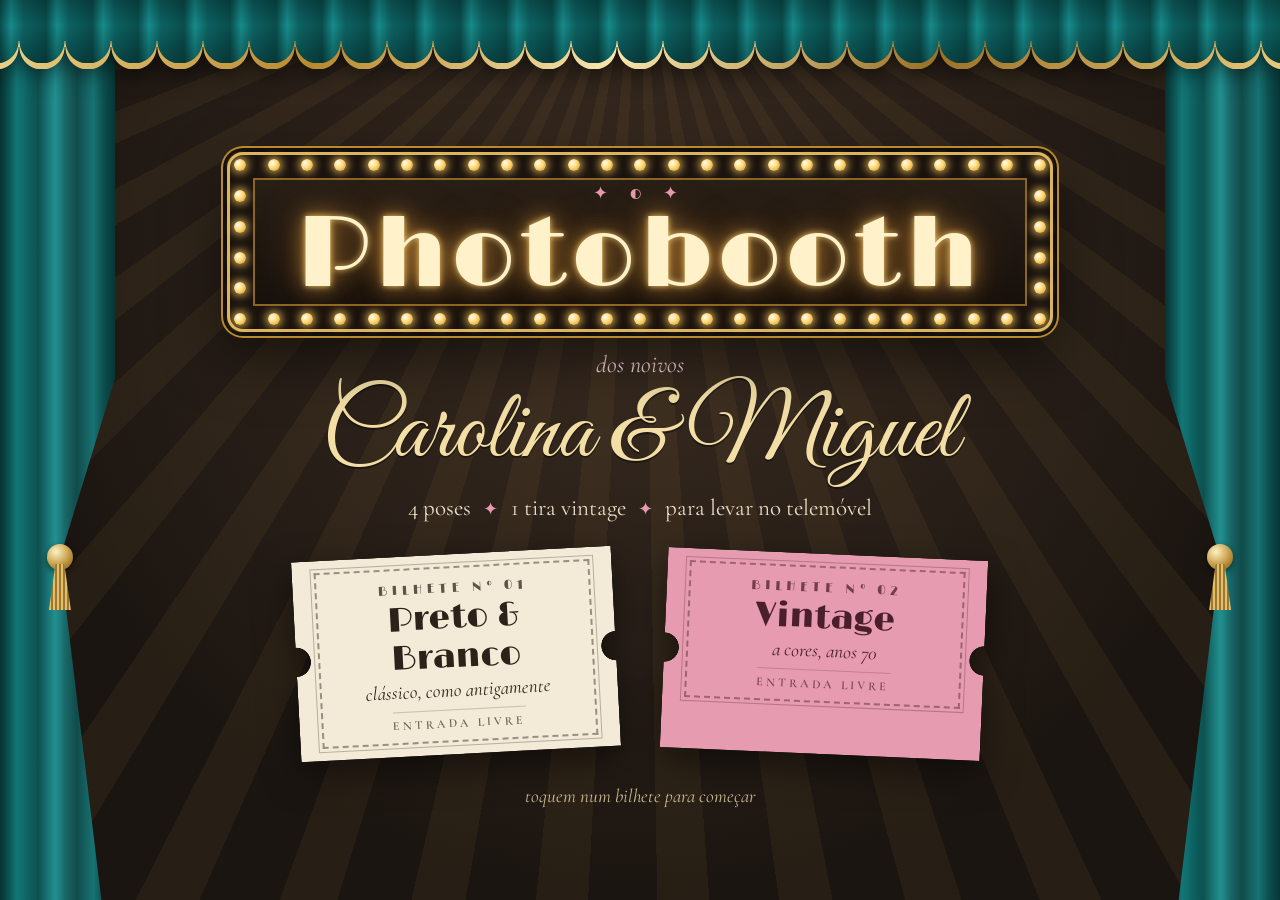
<file: index.html>
<!doctype html>
<html lang="pt">
<head>
  <meta charset="utf-8">
  <meta name="viewport" content="width=device-width, initial-scale=1, maximum-scale=1, user-scalable=no, viewport-fit=cover">
  <meta name="apple-mobile-web-app-capable" content="yes">
  <meta name="mobile-web-app-capable" content="yes">
  <meta name="apple-mobile-web-app-status-bar-style" content="black-translucent">
  <meta name="apple-mobile-web-app-title" content="Photobooth">
  <meta name="theme-color" content="#1b1511">
  <title>Photobooth · Carolina &amp; Miguel</title>
  <link rel="manifest" href="manifest.webmanifest">
  <link rel="apple-touch-icon" href="icon.png">
  <link rel="icon" href="icon.png">
  <link rel="preconnect" href="https://fonts.googleapis.com">
  <link rel="preconnect" href="https://fonts.gstatic.com" crossorigin>
  <link href="https://fonts.googleapis.com/css2?family=Cormorant+Garamond:ital,wght@0,500;0,600;1,500;1,600&family=Great+Vibes&family=Limelight&display=swap" rel="stylesheet">
  <link rel="stylesheet" href="css/style.css?v=10">
</head>
<body class="cabine">

  <!-- Cenário: sanefa + cortinas de veludo -->
  <div class="sanefa" aria-hidden="true"><div class="sanefa-ouro"></div><div class="sanefa-veludo"></div></div>
  <div class="cortina esq" aria-hidden="true"></div>
  <div class="cortina dir" aria-hidden="true"></div>
  <div class="borla esq" aria-hidden="true"></div>
  <div class="borla dir" aria-hidden="true"></div>

  <!-- 1. Ecrã inicial -->
  <section id="inicio" class="ecra ativo">
    <div class="palco">
      <div class="letreiro" data-lampadas>
        <span class="letreiro-pre">✦ o ✦</span>
        <span class="letreiro-txt">Photobooth</span>
      </div>
      <p class="dos">dos noivos</p>
      <h1 class="nomes" data-nomes>Carolina &amp; Miguel</h1>
      <p class="sub">4 poses <span>✦</span> 1 tira vintage <span>✦</span> para levar no telemóvel</p>

      <div class="bilhetes">
        <button class="bilhete creme" data-estilo="pb">
          <span class="bilhete-in">
            <span class="b-num">Bilhete Nº 01</span>
            <span class="b-titulo">Preto &amp; Branco</span>
            <span class="b-sub">clássico, como antigamente</span>
            <span class="b-rodape">Entrada livre</span>
          </span>
        </button>
        <button class="bilhete rosa" data-estilo="cor">
          <span class="bilhete-in">
            <span class="b-num">Bilhete Nº 02</span>
            <span class="b-titulo">Vintage</span>
            <span class="b-sub">a cores, anos 70</span>
            <span class="b-rodape">Entrada livre</span>
          </span>
        </button>
      </div>
      <p class="toque">toquem num bilhete para começar</p>
    </div>
  </section>

  <!-- 2. Câmara -->
  <section id="camara" class="ecra">
    <div class="cabine-topo">
      <span id="pose" class="pose">Pose 1 de 4</span>
      <span id="luzes" class="luzes"></span>
    </div>
    <div class="visor">
      <video id="video" playsinline muted autoplay></video>
      <div id="contagem" class="leader" hidden>
        <div class="disco"><i class="ponteiro"></i><span></span></div>
      </div>
      <div id="flash" class="flash"></div>
      <div id="aviso" class="aviso" hidden>
        <p id="aviso-txt"></p>
        <button id="aviso-voltar" class="btn-vintage">Voltar ao início</button>
      </div>
    </div>
    <div id="miniaturas" class="pelicula"></div>
  </section>

  <!-- 3. A revelar -->
  <section id="revelar" class="ecra">
    <div class="maquina">
      <div class="ranhura"></div>
      <div class="saida"><div class="tira-sai"><i></i><i></i><i></i><i></i></div></div>
    </div>
    <p class="revelar-txt">A revelar as fotografias…</p>
  </section>

  <!-- 4. Resultado + QR -->
  <section id="final" class="ecra">
    <div class="final">
      <div class="estendal">
        <div class="fio"></div>
        <div class="pendurada">
          <i class="mola"></i>
          <img id="tira" class="tira" alt="Tira de fotos">
        </div>
      </div>
      <div class="lado-qr">
        <div class="bilhete-qr">
          <div class="bilhete-qr-in">
            <span class="b-num">Levem as fotos</span>
            <div id="qr" class="qr"></div>
            <p>Apontem a câmara do telemóvel <br>para guardar a tira e as 4 fotos</p>
          </div>
        </div>
        <button id="terminar" class="btn-vintage">Terminar <span id="segundos"></span></button>
      </div>
    </div>
  </section>

  <div id="estado-envio" class="estado-envio" hidden></div>
  <div id="erro" class="erro-global" hidden></div>

  <script src="js/config.js?v=10"></script>
  <script src="vendor/qrcode.min.js"></script>
  <script type="module" src="js/booth.js?v=10"></script>
</body>
</html>
</file>
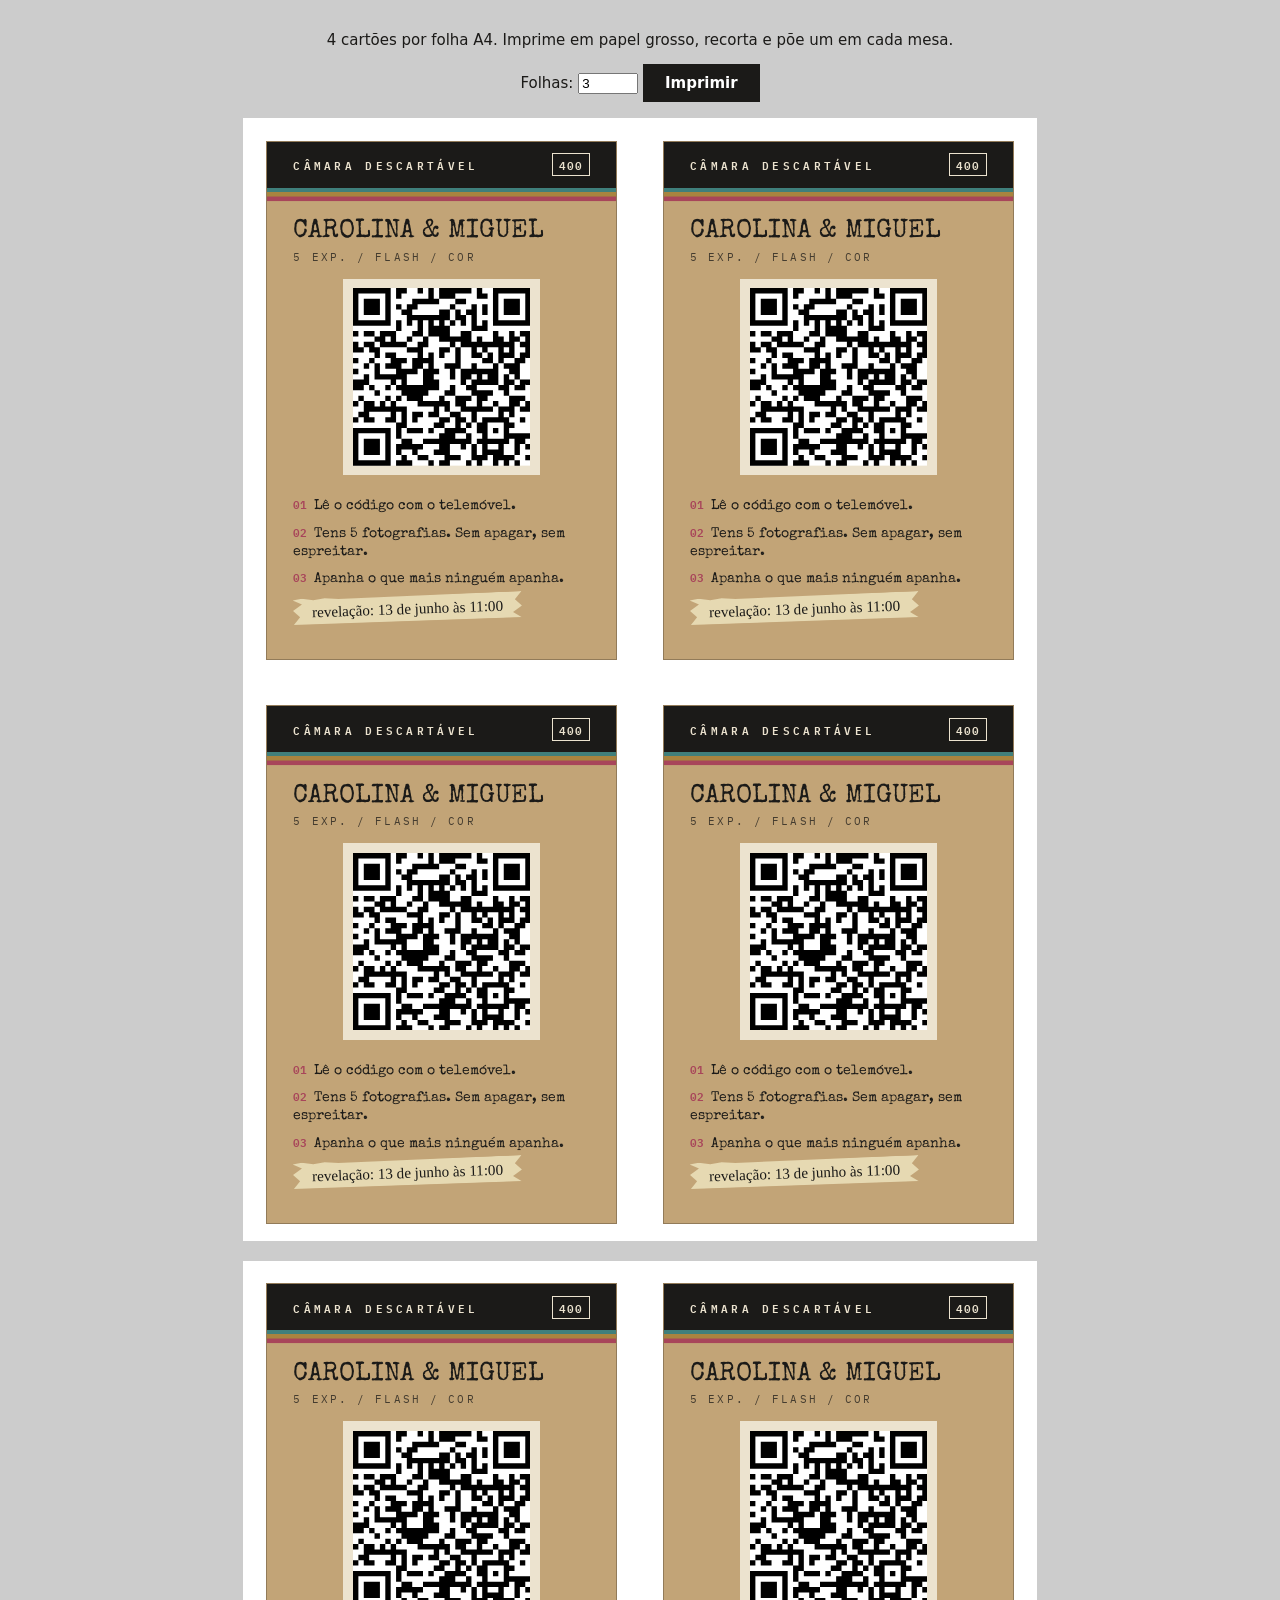
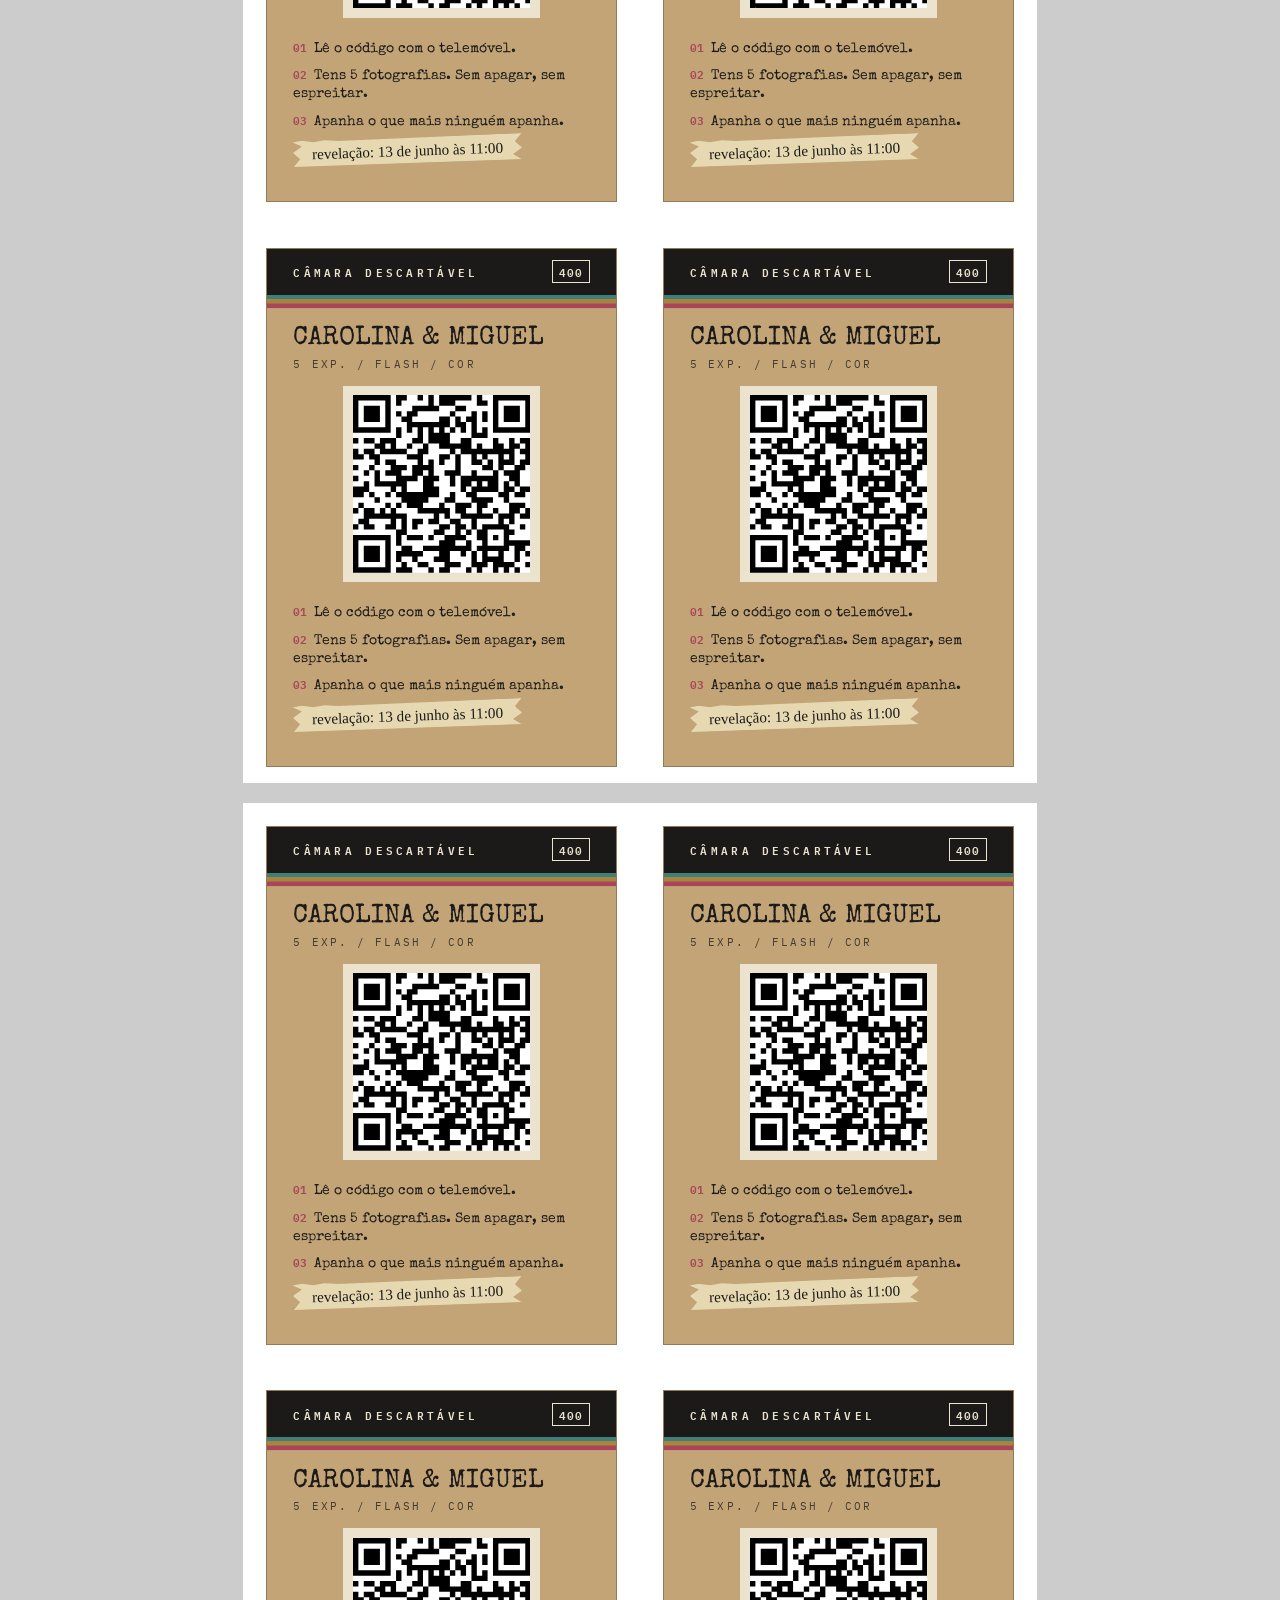
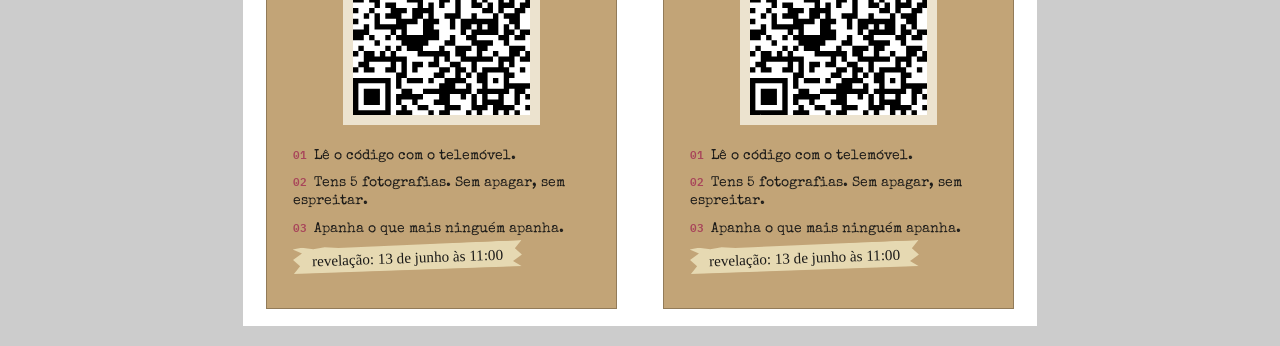
<file: cartao-mesa.html>
<!doctype html>
<html lang="pt">
<head>
  <meta charset="utf-8">
  <meta name="viewport" content="width=device-width, initial-scale=1">
  <meta name="robots" content="noindex">
  <title>Cartões de mesa · Câmara descartável</title>
  <link rel="preconnect" href="https://fonts.googleapis.com">
  <link rel="preconnect" href="https://fonts.gstatic.com" crossorigin>
  <link href="https://fonts.googleapis.com/css2?family=IBM+Plex+Mono:wght@400;600&family=Permanent+Marker&family=Special+Elite&display=swap" rel="stylesheet">
  <style>
    :root { --kraft: #c2a477; --papel: #ece3cf; --tinta: #1b1a18; --turq: #3f7f7b; --latao: #a8843f; --rosa: #a8455a; --fita: #e6d9b2;
      --maquina: "Special Elite", "Courier New", monospace; --mono: "IBM Plex Mono", monospace; --marcador: "Permanent Marker", cursive; }
    * { box-sizing: border-box; }
    body { margin: 0; background: #ccc; font-family: var(--maquina); color: var(--tinta); }
    .barra { padding: 16px; text-align: center; font: 15px system-ui, sans-serif; }
    .barra button { font: 600 15px system-ui; padding: 10px 22px; border: 0; background: var(--tinta); color: #fff; cursor: pointer; }
    .folha {
      width: 210mm; height: 297mm; margin: 0 auto 20px; background: #fff;
      display: grid; grid-template-columns: 1fr 1fr; grid-template-rows: 1fr 1fr;
    }
    .cartao {
      position: relative; margin: 6mm; padding: 0 7mm 6mm;
      background: var(--kraft);
      display: flex; flex-direction: column;
      border: .3mm solid rgba(0,0,0,.25);
    }
    .topo {
      margin: 0 -7mm; padding: 3mm 7mm;
      display: flex; justify-content: space-between; align-items: center;
      background: var(--tinta); color: var(--papel);
      font: 600 2.9mm var(--mono); letter-spacing: .3em; text-transform: uppercase;
      border-bottom: 1.2mm solid var(--turq);
      box-shadow: 0 1.2mm 0 var(--latao), 0 2.4mm 0 var(--rosa);
    }
    .topo b { font-weight: 600; border: .3mm solid var(--papel); padding: .3mm 1.5mm; letter-spacing: .1em; }
    .nomes { margin: 7mm 0 1mm; font: 400 7mm/1.05 var(--maquina); text-transform: uppercase; }
    .sub { margin: 0 0 4mm; font: 400 2.8mm var(--mono); letter-spacing: .2em; text-transform: uppercase; opacity: .75; }
    .meio { display: flex; flex-direction: column; align-items: center; gap: 5mm; }
    .qr { flex: none; width: 52mm; height: 52mm; padding: 2.5mm; background: var(--papel); }
    .qr svg { width: 100%; height: 100%; display: block; }
    ol { align-self: stretch; margin: 0; padding: 0; list-style: none; counter-reset: p; font-size: 3.6mm; line-height: 1.35; }
    ol li { counter-increment: p; margin-bottom: 1.6mm; }
    ol li::before { content: "0" counter(p) "  "; font: 600 2.8mm var(--mono); color: var(--rosa); }
    .fita {
      margin-top: auto; align-self: flex-start; transform: rotate(-2deg);
      padding: 1.5mm 5mm 1mm; background: var(--fita);
      font: 400 4mm var(--marcador); white-space: nowrap;
      clip-path: polygon(0 6%, 4% 0, 9% 7%, 14% 1%, 20% 6%, 100% 0, 97% 30%, 100% 55%, 96% 78%, 100% 100%, 0 100%, 3% 70%, 0 45%, 4% 22%);
    }
    @page { size: A4; margin: 0; }
    @media print {
      body { background: none; }
      .barra { display: none; }
      .folha { margin: 0; break-after: page; }
      * { -webkit-print-color-adjust: exact; print-color-adjust: exact; }
    }
  </style>
</head>
<body>
  <div class="barra">
    <p>4 cartões por folha A4. Imprime em papel grosso, recorta e põe um em cada mesa.</p>
    <label>Folhas: <input id="folhas" type="number" min="1" max="20" value="3" style="width:60px"></label>
    <button onclick="window.print()">Imprimir</button>
  </div>
  <div id="pre"><div id="folhas-area"></div></div>

  <template id="tpl">
    <div class="cartao">
      <div class="topo"><span>Câmara descartável</span><b>400</b></div>
      <p class="nomes"></p>
      <p class="sub"><span class="n"></span> exp. / flash / cor</p>
      <div class="meio">
        <div class="qr"></div>
        <ol>
          <li>Lê o código com o telemóvel.</li>
          <li>Tens <span class="n"></span> fotografias. Sem apagar, sem espreitar.</li>
          <li>Apanha o que mais ninguém apanha.</li>
        </ol>
      </div>
      <p class="fita"></p>
    </div>
  </template>

  <script src="js/config.js?v=10"></script>
  <script src="vendor/qrcode.min.js"></script>
  <script>
    const cfg = window.PHOTOBOOTH_CONFIG;
    const qr = qrcode(0, 'M');
    qr.addData(`${cfg.siteUrl}/descartavel.html`);
    qr.make();
    const svg = qr.createSvgTag({ cellSize: 4, margin: 0, scalable: true });
    const quando = new Date(cfg.descartavel.revelacao)
      .toLocaleString('pt-PT', { day: 'numeric', month: 'long', hour: '2-digit', minute: '2-digit' }).replace(',', ' às');

    function desenhar(n) {
      const area = document.getElementById('folhas-area');
      area.replaceChildren();
      for (let f = 0; f < n; f++) {
        const folha = document.createElement('div');
        folha.className = 'folha';
        for (let c = 0; c < 4; c++) {
          const el = document.getElementById('tpl').content.cloneNode(true);
          el.querySelector('.nomes').textContent = cfg.nomes;
          el.querySelector('.qr').innerHTML = svg;
          el.querySelectorAll('.n').forEach((n) => (n.textContent = cfg.descartavel.fotos));
          el.querySelector('.fita').textContent = `revelação: ${quando}`;
          folha.append(el);
        }
        area.append(folha);
      }
    }
    const inp = document.getElementById('folhas');
    inp.addEventListener('input', () => desenhar(Math.max(1, Math.min(20, +inp.value || 1))));
    desenhar(+inp.value);

    // No telemóvel: encolher a pré-visualização da folha A4 para caber no ecrã (não afeta a impressão)
    const pre = document.getElementById('pre'), area = document.getElementById('folhas-area');
    function ajustar() {
      const k = Math.min(1, (innerWidth - 16) / 794);
      if (k < 1) {
        Object.assign(area.style, { width: '794px', transform: `scale(${k})`, transformOrigin: '0 0' });
        Object.assign(pre.style, { height: `${area.offsetHeight * k}px`, overflow: 'hidden', marginLeft: '8px' });
      } else {
        area.removeAttribute('style'); pre.removeAttribute('style');
      }
    }
    addEventListener('resize', ajustar);
    addEventListener('beforeprint', () => { area.removeAttribute('style'); pre.removeAttribute('style'); });
    addEventListener('afterprint', ajustar);
    inp.addEventListener('input', ajustar);
    ajustar();
  </script>
</body>
</html>
</file>
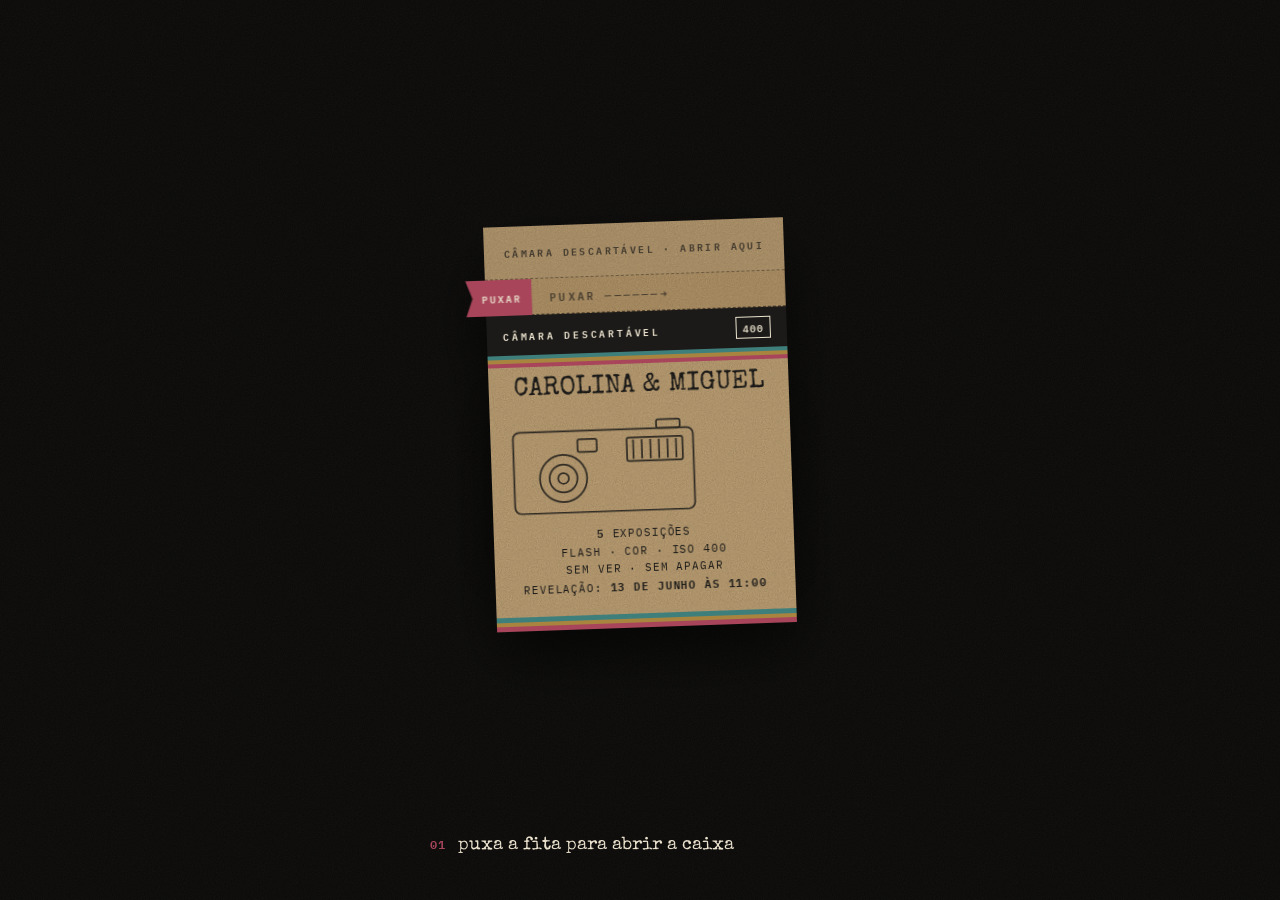
<file: descartavel.html>
<!doctype html>
<html lang="pt">
<head>
  <meta charset="utf-8">
  <meta name="viewport" content="width=device-width, initial-scale=1, maximum-scale=1, user-scalable=no, viewport-fit=cover">
  <meta name="theme-color" content="#141311">
  <meta name="robots" content="noindex">
  <meta name="apple-mobile-web-app-capable" content="yes">
  <title>Câmara descartável · Carolina &amp; Miguel</title>
  <link rel="icon" href="icon.png">
  <link rel="apple-touch-icon" href="icon.png">
  <link rel="preconnect" href="https://fonts.googleapis.com">
  <link rel="preconnect" href="https://fonts.gstatic.com" crossorigin>
  <link href="https://fonts.googleapis.com/css2?family=IBM+Plex+Mono:wght@400;600&family=Permanent+Marker&family=Special+Elite&display=swap" rel="stylesheet">
  <link rel="stylesheet" href="css/style.css?v=10">
  <link rel="stylesheet" href="css/descartavel.css?v=10">
</head>
<body class="descartavel">

  <!-- 1. Abertura: rasgar a caixa, escrever o nome, carregar o flash -->
  <section id="abertura" class="ecra-d">
    <div class="palco" id="palco">
      <div class="pack" id="pack">
        <div class="pack-tampa" id="pack-tampa">
          <span>câmara descartável · abrir aqui</span>
        </div>
        <div class="pack-tira" id="tira-rasgar" role="button" aria-label="Puxar a fita para abrir a caixa">
          <div class="pack-tira-papel"><span class="pack-tira-txt">puxar ——————→</span></div>
          <i class="pack-puxador" id="puxador">puxar</i>
        </div>
        <div class="pack-frente">
          <div class="pack-topo"><span>Câmara descartável</span><b>400</b></div>
          <p class="pack-nomes" data-nomes>Carolina &amp; Miguel</p>
          <svg class="pack-desenho" viewBox="0 0 180 100" aria-hidden="true">
            <rect x="6" y="18" width="168" height="76" rx="6" />
            <rect x="140" y="10" width="22" height="8" rx="2" />
            <rect x="112" y="26" width="52" height="22" rx="2" />
            <line x1="118" y1="28" x2="118" y2="46" /><line x1="126" y1="28" x2="126" y2="46" /><line x1="134" y1="28" x2="134" y2="46" /><line x1="142" y1="28" x2="142" y2="46" /><line x1="150" y1="28" x2="150" y2="46" /><line x1="158" y1="28" x2="158" y2="46" />
            <rect x="66" y="26" width="18" height="12" rx="2" />
            <circle cx="52" cy="62" r="22" /><circle cx="52" cy="62" r="13" /><circle cx="52" cy="62" r="5" />
          </svg>
          <ul class="pack-letras">
            <li><b data-fotos>5</b> exposições</li>
            <li>flash · cor · iso 400</li>
            <li>sem ver · sem apagar</li>
            <li>revelação: <b data-revelacao></b></li>
          </ul>
          <div class="pack-riscas"></div>
        </div>
      </div>

      <div class="cf" id="cf">
        <div class="cf-topo"><i class="cf-disparo"></i></div>
        <div class="cf-corpo">
          <div class="cf-banda"><span>C&amp;M</span></div>
          <div class="cf-riscas"></div>
          <div class="cf-visor"></div>
          <div class="cf-flash" id="cf-flash"></div>
          <button class="cf-btn-flash" id="btn-flash" aria-label="Carregar o flash"><span>flash</span></button>
          <i class="cf-led" id="led"></i>
          <div class="cf-lente"><i></i></div>
          <span class="cf-exp"><b data-fotos>5</b> exp · 400</span>
          <label class="cf-etiqueta" id="campo-nome">
            <small>nome</small>
            <input id="nome" maxlength="24" autocomplete="given-name" placeholder="" enterkeyhint="done" spellcheck="false" autocapitalize="words">
          </label>
        </div>
      </div>
    </div>

    <div class="passos">
      <p class="passo"><b id="passo-n">01</b><span id="passo-txt">puxa a fita para abrir a caixa</span></p>
      <button id="passo-ok" class="btn-cru" hidden>feito →</button>
    </div>
  </section>

  <!-- 2. A máquina -->
  <section id="corpo" class="ecra-d">
    <div class="maquina-d">
      <div class="topo-d">
        <div class="gravado">
          <span data-nomes>Carolina &amp; Miguel</span>
          <small>Focus free · 400</small>
        </div>
        <div class="contador" aria-live="polite" aria-label="Fotos restantes"><span id="restantes">5</span></div>
      </div>

      <div class="visor-moldura">
        <div class="visor-caixa">
        <div class="visor-d">
          <video id="video" playsinline muted autoplay></video>
          <div class="marcas" aria-hidden="true"><i></i><i></i><i></i><i></i></div>
          <div id="flash" class="flash-d"></div>
          <div id="aviso" class="aviso-d" hidden>
            <p id="aviso-txt"></p>
            <button id="aviso-repetir" class="btn-cru">Tentar outra vez</button>
          </div>
        </div>
        <span class="fita fita-dono"><span id="dono" class="dono"></span></span>
        </div>
      </div>

      <div class="cinta" aria-hidden="true"><span id="cinta-txt"></span></div>

      <div class="controlos">
        <button id="virar" class="botao-virar" aria-label="Virar a câmara">
          <svg viewBox="0 0 24 24" width="22" height="22" fill="none" stroke="currentColor" stroke-width="2" stroke-linecap="round" stroke-linejoin="round"><path d="M3 12a9 9 0 0 1 15.5-6.2L21 8"/><path d="M21 3v5h-5"/><path d="M21 12a9 9 0 0 1-15.5 6.2L3 16"/><path d="M3 21v-5h5"/></svg>
        </button>
        <button id="disparar" class="disparador" aria-label="Tirar fotografia"></button>
        <div id="roda" class="roda" role="button" aria-label="Avançar o rolo" tabindex="0">
          <div id="dentes" class="dentes"></div>
        </div>
      </div>
      <p id="dica" class="dica-d">aponta e dispara</p>
    </div>
  </section>

  <!-- 3. Rolo terminado: envelope do laboratório -->
  <section id="fim" class="ecra-d">
    <div class="envelope">
      <div class="env-cabeca">
        <span>Laboratório fotográfico</span>
        <span id="env-num">Nº 0000</span>
      </div>
      <dl class="formulario">
        <div><dt>Nome</dt><dd><span id="env-nome" class="marcador"></span></dd></div>
        <div><dt>Evento</dt><dd data-nomes>Carolina &amp; Miguel</dd></div>
        <div><dt>Película</dt><dd>Cor 400 · <span id="env-exp">5</span> exp.</dd></div>
        <div><dt>Entrega</dt><dd data-revelacao></dd></div>
      </dl>
      <div class="carimbo" aria-hidden="true">Em revelação</div>
      <p class="envelope-txt">Rolo entregue. Ninguém vê estas fotografias antes da revelação. Nem tu.</p>
      <p class="falta" id="falta"></p>
      <p id="envio-fim" class="envio-fim"></p>
      <div id="mais" class="mais" hidden>
        <p id="mais-txt"></p>
        <button id="mais-continuar" class="btn-cru">Continuar a fotografar →</button>
      </div>
      <p class="envelope-pe">Volta a este link depois da revelação para veres os rolos de toda a gente.</p>
    </div>
  </section>

  <!-- 4. Revelação: folha de contactos com todos os rolos -->
  <section id="revelacao" class="ecra-d">
    <header class="rev-topo">
      <p class="rev-kicker">Folha de contactos</p>
      <h1 class="rev-titulo" data-nomes>Carolina &amp; Miguel</h1>
      <p id="rev-resumo" class="rev-resumo">A abrir os envelopes…</p>
    </header>
    <div id="rolos" class="rolos"></div>
  </section>

  <dialog id="foto" class="foto-d">
    <button class="fechar" aria-label="Fechar">×</button>
    <img id="foto-img" alt="">
    <div class="foto-barra">
      <button id="foto-ant" class="seta" aria-label="Anterior">‹</button>
      <span id="foto-legenda"></span>
      <button id="foto-seg" class="seta" aria-label="Seguinte">›</button>
    </div>
    <button id="foto-guardar" class="btn-cru">Guardar esta foto</button>
  </dialog>

  <div id="envio" class="envio-d" hidden></div>
  <div id="erro" class="erro-global" hidden></div>

  <script src="js/config.js?v=10"></script>
  <script src="vendor/jszip.min.js"></script>
  <script type="module" src="js/descartavel.js?v=10"></script>
</body>
</html>
</file>
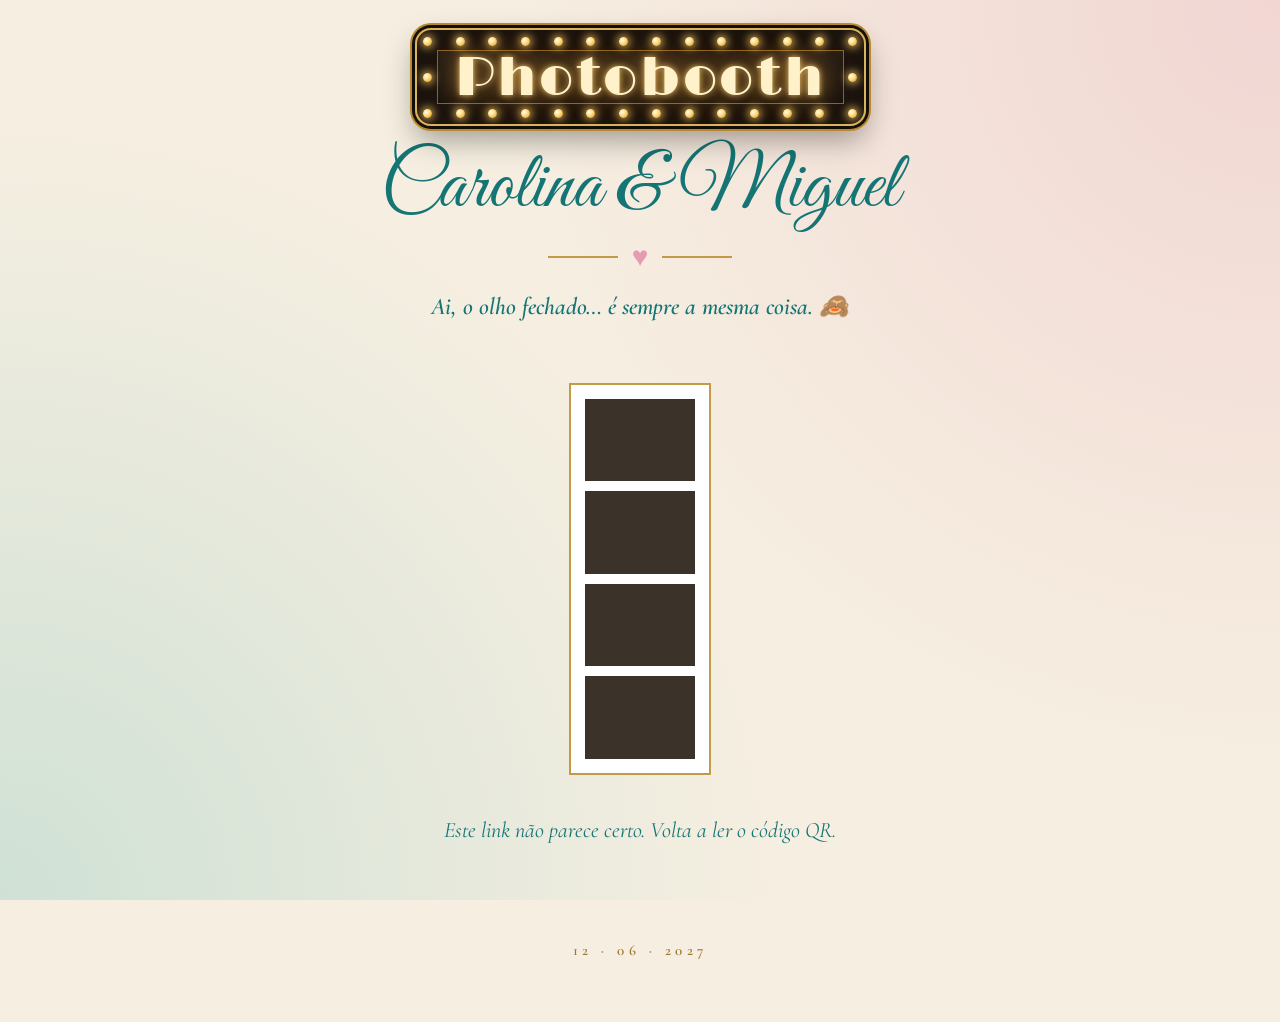
<file: fotos.html>
<!doctype html>
<html lang="pt">
<head>
  <meta charset="utf-8">
  <meta name="viewport" content="width=device-width, initial-scale=1, viewport-fit=cover">
  <meta name="theme-color" content="#f6efe1">
  <meta name="robots" content="noindex">
  <title>As vossas fotos · Carolina &amp; Miguel</title>
  <link rel="preconnect" href="https://fonts.googleapis.com">
  <link rel="preconnect" href="https://fonts.gstatic.com" crossorigin>
  <link href="https://fonts.googleapis.com/css2?family=Cormorant+Garamond:ital,wght@0,500;0,600;1,500&family=Great+Vibes&family=Limelight&display=swap" rel="stylesheet">
  <link rel="stylesheet" href="css/style.css?v=10">
</head>
<body class="convidado">
  <main>
    <div class="letreiro pequeno" data-lampadas><span class="letreiro-txt">Photobooth</span></div>
    <h1 class="nomes" data-nomes>Carolina &amp; Miguel</h1>
    <div class="ornamento"><span></span><i>♥</i><span></span></div>
    <p id="frase" class="lead frase"></p>

    <div id="espera" class="espera">
      <div class="tira-fantasma"><i></i><i></i><i></i><i></i></div>
      <p id="espera-txt">As fotos estão a caminho…</p>
    </div>

    <div id="conteudo" hidden>
      <img id="tira" class="tira-g" alt="Tira de fotos">
      <div class="acoes">
        <button id="guardar-tira" class="btn">Guardar a tira</button>
        <button id="guardar-todas" class="btn sec">Guardar as 4 fotos</button>
      </div>
      <p class="dica">Dica: também podes manter o dedo em cima de uma foto e escolher “Guardar”.</p>
      <h3>As fotos</h3>
      <div id="grelha" class="grelha"></div>
    </div>

    <p class="rodape" data-data></p>
  </main>

  <script src="js/config.js?v=10"></script>
  <script type="module" src="js/fotos.js?v=10"></script>
</body>
</html>
</file>
<file: css/style.css>
:root {
  --papel: #f6efe1;
  --papel-2: #efe4cf;
  --tinta: #3a2f25;
  --turquesa: #1f9e9e;
  --turquesa-escuro: #157575;
  --turquesa-claro: #bfe7e4;
  --dourado: #c39a45;
  --dourado-escuro: #9c7731;
  --rosa: #e79bb0;
  --rosa-claro: #f6d5de;
  --script: "Great Vibes", "Snell Roundhand", cursive;
  --serif: "Cormorant Garamond", Georgia, serif;
}

* { box-sizing: border-box; -webkit-tap-highlight-color: transparent; }
[hidden] { display: none !important; }
:root { --vh: 1vh; }
@supports (height: 1dvh) { :root { --vh: 1dvh; } }
/* Campos de texto têm de aceitar seleção, senão o iOS não deixa escrever */
input, textarea { -webkit-user-select: text; user-select: text; }
html, body { margin: 0; height: 100%; }
body {
  background: var(--papel);
  color: var(--tinta);
  font-family: var(--serif);
  -webkit-user-select: none;
  user-select: none;
}
button { font: inherit; color: inherit; cursor: pointer; }

:root {
  --noite: #1b1511;
  --noite-2: #2a2019;
  --veludo-1: #0a4d4d;
  --veludo-2: #178a8a;
  --veludo-3: #0d6262;
  --lampada: #ffd877;
  --deco: "Limelight", "Didot", Georgia, serif;
  --oswald: "Oswald", "Arial Narrow", sans-serif;
  --mao: "Caveat", "Bradley Hand", "Segoe Print", cursive;
  --tinta-caneta: #23395d;
  --ouro-metal: linear-gradient(135deg, #f3dc95 0%, #b8892f 28%, #f7e6ad 50%, #9b7127 74%, #e9c979 100%);
}

/* ── Partilhado (cabine, convidados, galeria) ───────── */
.nomes {
  margin: 0;
  font-family: var(--script); font-weight: 400; line-height: 1.12;
  color: var(--turquesa-escuro);
}
.pre {
  margin: 0;
  letter-spacing: .5em; text-transform: uppercase; font-weight: 600;
  color: var(--dourado-escuro);
}
.ornamento { display: flex; align-items: center; justify-content: center; gap: 14px; margin: 6px 0 18px; }
.ornamento span { width: 120px; height: 2px; background: var(--dourado); }
.ornamento i { font-style: normal; color: var(--rosa); font-size: 28px; }
.btn {
  padding: 14px 34px;
  border: 0; border-radius: 999px;
  background: var(--turquesa); color: #fff;
  font-size: 22px; font-weight: 600;
  box-shadow: 0 5px 0 var(--turquesa-escuro);
}
.btn:active { transform: translateY(4px); box-shadow: 0 1px 0 var(--turquesa-escuro); }
.tira-fantasma {
  display: inline-flex; flex-direction: column; gap: 10px;
  padding: 14px; background: #fff; border: 2px solid var(--dourado);
  margin-bottom: 20px;
}
.tira-fantasma i {
  width: 150px; aspect-ratio: 4/3; background: #3b332a;
  animation: revelar 2.4s ease-in-out infinite alternate;
}
.tira-fantasma i:nth-child(2) { animation-delay: .3s; }
.tira-fantasma i:nth-child(3) { animation-delay: .6s; }
.tira-fantasma i:nth-child(4) { animation-delay: .9s; }
@keyframes revelar { to { background: #c9b79c; } }

/* Letreiro com lâmpadas */
[data-lampadas] { position: relative; }
.letreiro {
  display: inline-flex; flex-direction: column; align-items: center;
  padding: 30px clamp(44px, 6vw, 70px) 26px;
  background: linear-gradient(#2c2219, #120d0a);
  border-radius: 16px;
  box-shadow:
    inset 0 0 0 3px #d9b45e,
    inset 0 0 0 26px #1a130e,
    inset 0 0 0 28px #8c6424,
    0 0 0 4px #120d0a,
    0 0 0 6px #b8892f,
    0 24px 60px rgba(0,0,0,.55);
}
.letreiro-pre {
  font-family: var(--deco); font-size: clamp(14px, 1.6vw, 18px);
  letter-spacing: .5em; color: var(--rosa); margin-bottom: 2px;
}
.letreiro-txt {
  font-family: var(--deco);
  font-size: clamp(48px, min(8vw, calc(var(--vh) * 11)), 104px);
  line-height: 1;
  letter-spacing: .05em;
  color: #fff1c9;
  text-shadow: 0 0 6px rgba(255,214,120,.9), 0 0 22px rgba(255,180,70,.6), 0 0 46px rgba(255,150,40,.35);
  animation: zumbido 7s infinite;
}
@keyframes zumbido { 0%, 92%, 100% { opacity: 1; } 93% { opacity: .55; } 94% { opacity: 1; } 96% { opacity: .7; } }
.lampada {
  position: absolute; width: 12px; height: 12px; margin: -6px 0 0 -6px; border-radius: 50%;
  background: radial-gradient(circle at 35% 35%, #fffdf2, var(--lampada) 45%, #c98d1e);
  box-shadow: 0 0 8px 2px rgba(255,205,100,.8);
  animation: piscar 1.4s steps(1) infinite;
}
.lampada.b { animation-delay: .7s; }
@keyframes piscar { 50% { background: radial-gradient(circle at 35% 35%, #8a7550, #4d3d24); box-shadow: none; } }

/* ── Cabine ─────────────────────────────────────────── */
.cabine {
  overscroll-behavior: none;
  --cortina-w: clamp(56px, 9vw, 120px);
  --sanefa-h: clamp(46px, calc(var(--vh) * 7), 70px);
  overflow: hidden; touch-action: manipulation;
  color: var(--papel);
  background:
    repeating-conic-gradient(from -90deg at 50% -10%, rgba(195,154,69,.07) 0deg 3deg, transparent 3deg 7deg),
    radial-gradient(ellipse at 50% 30%, #3a2c21, var(--noite) 70%);
}
.ecra {
  position: fixed; inset: 0;
  display: none; flex-direction: column;
  align-items: center; justify-content: flex-start;
  overflow-x: hidden; overflow-y: auto; -webkit-overflow-scrolling: touch; overscroll-behavior: contain;
  padding: calc(var(--sanefa-h) + 12px) calc(var(--cortina-w) + 12px) max(16px, env(safe-area-inset-bottom));
}
.ecra.ativo { display: flex; animation: aparecer .45s ease; }
/* centrar sem cortar o topo quando não cabe */
.ecra > :first-child { margin-top: auto; }
.ecra > :last-child { margin-bottom: auto; }
@keyframes aparecer { from { opacity: 0; } }

/* Cenário */
.sanefa { position: fixed; left: 0; right: 0; top: 0; height: calc(var(--sanefa-h) + 6px); z-index: 21; pointer-events: none;
  filter: drop-shadow(0 6px 10px rgba(0,0,0,.5)); }
.sanefa > div {
  position: absolute; inset: 0;
  -webkit-mask:
    linear-gradient(#000, #000) top / 100% calc(100% - 22px) no-repeat,
    radial-gradient(circle 23px at 50% 0, #000 96%, transparent) bottom / 46px 22px repeat-x;
          mask:
    linear-gradient(#000, #000) top / 100% calc(100% - 22px) no-repeat,
    radial-gradient(circle 23px at 50% 0, #000 96%, transparent) bottom / 46px 22px repeat-x;
}
.sanefa-ouro { background: var(--ouro-metal); }
.sanefa-veludo {
  bottom: 6px !important;
  background:
    linear-gradient(rgba(0,0,0,.25), transparent 40%, rgba(0,0,0,.3)),
    repeating-linear-gradient(90deg, var(--veludo-1) 0, var(--veludo-2) 11px, var(--veludo-3) 23px, var(--veludo-1) 46px);
}
.cortina {
  position: fixed; top: 0; bottom: 0; width: var(--cortina-w); z-index: 20; pointer-events: none;
  background:
    linear-gradient(90deg, rgba(0,0,0,.35), transparent 25%, rgba(255,255,255,.05) 50%, rgba(0,0,0,.3)),
    repeating-linear-gradient(90deg, var(--veludo-1) 0, var(--veludo-2) 1.3vw, var(--veludo-3) 2.2vw, var(--veludo-1) 3vw);
}
.cortina.esq { left: 0; clip-path: polygon(0 0, 100% 0, 100% 42%, 52% 62%, 88% 100%, 0 100%); }
.cortina.dir { right: 0; clip-path: polygon(0 0, 100% 0, 100% 100%, 12% 100%, 48% 62%, 0 42%); }
.borla {
  position: fixed; top: calc(calc(var(--vh) * 62) - 14px); z-index: 22; pointer-events: none;
  width: 26px; height: 26px; border-radius: 50%;
  background: radial-gradient(circle at 35% 30%, #fff2c2, #c39a45 55%, #7a5418);
  box-shadow: 0 3px 6px rgba(0,0,0,.5);
}
.borla::after {
  content: ""; position: absolute; left: 50%; top: 20px; width: 22px; height: 46px; transform: translateX(-50%);
  background: repeating-linear-gradient(90deg, #e2bf6b 0 2px, #9c7731 2px 4px);
  clip-path: polygon(30% 0, 70% 0, 100% 100%, 0 100%);
}
.borla.esq { left: calc(var(--cortina-w) * .52 - 13px); }
.borla.dir { right: calc(var(--cortina-w) * .52 - 13px); }

/* 1. Início */
.palco { display: flex; flex-direction: column; align-items: center; text-align: center; }
.dos { margin: clamp(10px, calc(var(--vh) * 2), 22px) 0 0; font-style: italic; font-size: clamp(18px, 2.2vw, 24px); color: var(--rosa-claro); }
.cabine .nomes {
  font-size: clamp(50px, min(8vw, calc(var(--vh) * 11)), 100px);
  color: #f3dfa6;
  text-shadow: 0 2px 0 rgba(0,0,0,.4);
}
.sub { margin: 4px 0 clamp(16px, calc(var(--vh) * 3.5), 34px); font-size: clamp(18px, 2.2vw, 23px); color: #e9dcc3; }
.sub span { color: var(--rosa); margin: 0 .4em; font-size: .8em; }
.bilhetes { display: flex; gap: clamp(18px, 4vw, 48px); justify-content: center; flex-wrap: wrap; }
.bilhete {
  --cor: #f3ead7; --tinta-b: #2c2219;
  position: relative; display: flex;
  width: clamp(230px, 28vw, 320px);
  padding: 12px 22px;
  border: 0;
  background: var(--cor);
  color: var(--tinta-b);
  -webkit-mask:
    radial-gradient(circle 15px at 0 50%, transparent 96%, #000) left / 51% 100% no-repeat,
    radial-gradient(circle 15px at 100% 50%, transparent 96%, #000) right / 51% 100% no-repeat;
          mask:
    radial-gradient(circle 15px at 0 50%, transparent 96%, #000) left / 51% 100% no-repeat,
    radial-gradient(circle 15px at 100% 50%, transparent 96%, #000) right / 51% 100% no-repeat;
  transform: rotate(-3deg);
  transition: transform .15s ease;
}
.bilhete.rosa { --cor: var(--rosa); --tinta-b: #4a1f2c; transform: rotate(2.5deg); }
.bilhete:active { transform: scale(.94) rotate(0deg); }
.bilhetes { filter: drop-shadow(0 12px 18px rgba(0,0,0,.5)); }
.bilhete-in {
  flex: 1; display: flex; flex-direction: column; align-items: center; justify-content: center; gap: 2px;
  padding: 12px 8px 10px;
  border: 2px dashed color-mix(in srgb, var(--tinta-b) 45%, transparent);
  outline: 1.5px solid color-mix(in srgb, var(--tinta-b) 30%, transparent); outline-offset: 3px;
}
.b-num { font-family: var(--deco); font-size: 13px; letter-spacing: .35em; text-transform: uppercase; opacity: .75; }
.b-titulo { font-family: var(--deco); font-size: clamp(25px, 3vw, 34px); line-height: 1.15; }
.b-sub { font-style: italic; font-size: 19px; }
.b-rodape { margin-top: 6px; padding-top: 6px; border-top: 1px solid color-mix(in srgb, var(--tinta-b) 30%, transparent);
  font-size: 12px; letter-spacing: .25em; text-transform: uppercase; font-weight: 600; opacity: .7; }
.toque { margin: clamp(16px, calc(var(--vh) * 3.5), 30px) 0 0; font-size: 19px; font-style: italic; color: #cbb98f; animation: respirar 2.4s ease-in-out infinite; }
@keyframes respirar { 50% { opacity: .45; } }

/* 2. Câmara */
#camara { gap: 14px; justify-content: flex-start; }
.cabine-topo { display: flex; align-items: center; gap: 18px; height: 34px; }
.pose { font-family: var(--deco); font-size: 24px; letter-spacing: .12em; color: #f3dfa6; }
.luzes { display: flex; gap: 10px; }
.luzes i { width: 16px; height: 16px; border-radius: 50%; background: radial-gradient(circle at 35% 35%, #8a7550, #3d301e); }
.luzes i.acesa { background: radial-gradient(circle at 35% 35%, #fffdf2, var(--lampada) 45%, #c98d1e); box-shadow: 0 0 10px 3px rgba(255,205,100,.75); }
.visor {
  position: relative;
  width: min(100%, calc((calc(var(--vh) * 100) - var(--sanefa-h) - 34px - 128px - 70px) * 4 / 3));
  aspect-ratio: 4 / 3;
  border: 12px solid;
  border-image: var(--ouro-metal) 1;
  box-shadow: 0 0 0 4px #120d0a, 0 18px 50px rgba(0,0,0,.6);
  background: #000;
  overflow: hidden;
}
.visor video {
  width: 100%; height: 100%; object-fit: cover; display: block;
  transform: scaleX(-1);
  filter: var(--filtro-previo, none);
}
.visor::after { /* vinheta suave na pré-visualização */
  content: ""; position: absolute; inset: 0; pointer-events: none;
  background: radial-gradient(ellipse at center, transparent 60%, rgba(0,0,0,.45));
}
/* Contagem "início de filme" */
.leader { position: absolute; inset: 0; display: grid; place-items: center; pointer-events: none; z-index: 2; }
.disco {
  position: relative; width: min(52%, calc(var(--vh) * 58)); aspect-ratio: 1; border-radius: 50%;
  display: grid; place-items: center;
  background: rgba(20,15,10,.28);
  box-shadow: inset 0 0 0 5px rgba(255,255,255,.9), inset 0 0 0 22px transparent, inset 0 0 0 25px rgba(255,255,255,.55);
}
.disco::before, .disco::after { content: ""; position: absolute; background: rgba(255,255,255,.55); }
.disco::before { left: -12%; right: -12%; top: 50%; height: 2px; }
.disco::after { top: -12%; bottom: -12%; left: 50%; width: 2px; }
.ponteiro {
  position: absolute; left: 50%; bottom: 50%; width: 4px; height: 46%; margin-left: -2px;
  background: #fff; transform-origin: 50% 100%; border-radius: 2px;
  box-shadow: 0 0 10px rgba(255,255,255,.6);
}
.leader.tic .ponteiro { animation: varrer 1s linear; }
@keyframes varrer { from { transform: rotate(0); } to { transform: rotate(360deg); } }
.disco span {
  position: relative; font-family: var(--deco); color: #fff; line-height: 1;
  font-size: min(18vw, calc(var(--vh) * 26));
  text-shadow: 0 4px 24px rgba(0,0,0,.5);
}
.flash { position: absolute; inset: 0; background: #fff; opacity: 0; pointer-events: none; z-index: 3; }
.flash.disparar { animation: flash .7s ease-out; }
@keyframes flash { 0% { opacity: 1; } 100% { opacity: 0; } }
.aviso {
  position: absolute; inset: 0; z-index: 4;
  display: flex; flex-direction: column; align-items: center; justify-content: center; gap: 18px;
  padding: 30px; text-align: center; background: rgba(20,15,10,.92);
  font-size: 22px;
}
/* Rolo de película com as miniaturas */
.pelicula {
  position: relative; display: flex; gap: 12px;
  padding: 18px 16px; height: 128px;
  background: #151311;
  box-shadow: 0 10px 24px rgba(0,0,0,.5);
}
.pelicula::before, .pelicula::after {
  content: ""; position: absolute; left: 6px; right: 6px; height: 7px;
  background: repeating-linear-gradient(90deg, transparent 0 7px, #d8cdb6 7px 16px, transparent 16px 23px);
  border-radius: 2px; opacity: .85;
}
.pelicula::before { top: 5px; }
.pelicula::after { bottom: 5px; }
.pelicula > * { height: 100%; aspect-ratio: 4/3; background: #2a2520; object-fit: cover; border: 1px solid #000; }
.pelicula img { animation: revelar-mini 1.2s ease-out; }
@keyframes revelar-mini { from { opacity: 0; filter: brightness(2.5) blur(4px); } }

/* 3. A revelar */
#revelar { gap: 26px; }
.maquina { display: flex; flex-direction: column; align-items: center; }
.ranhura {
  width: 280px; height: 26px; border-radius: 13px; position: relative; z-index: 1;
  background: #050403;
  box-shadow: 0 0 0 5px #b8892f, 0 0 0 8px #120d0a, inset 0 6px 10px rgba(0,0,0,.9);
}
.saida { width: 210px; height: min(calc(var(--vh) * 52), 520px); overflow: hidden; margin-top: -13px; }
.tira-sai {
  display: flex; flex-direction: column; gap: 10px; padding: 26px 14px 14px;
  background: var(--papel); box-shadow: 0 10px 30px rgba(0,0,0,.6);
  animation: sair 4s cubic-bezier(.3,.1,.3,1) infinite;
}
.tira-sai i { width: 100%; aspect-ratio: 4/3; background: #3b332a; animation: revelar 2s ease-in-out infinite alternate; }
.tira-sai i:nth-child(2) { animation-delay: .25s; }
.tira-sai i:nth-child(3) { animation-delay: .5s; }
.tira-sai i:nth-child(4) { animation-delay: .75s; }
@keyframes sair { from { transform: translateY(-100%); } 70%, to { transform: translateY(0); } }
.revelar-txt { margin: 0; font-size: 30px; font-style: italic; color: #f3dfa6; }

/* 4. Final */
.final { display: flex; align-items: center; justify-content: center; gap: clamp(28px, 6vw, 80px); width: 100%; height: 100%; }
.estendal { position: relative; display: flex; justify-content: center; }
.fio { position: absolute; top: 6px; left: -40%; right: -40%; height: 2px; background: linear-gradient(90deg, transparent, #c39a45 15%, #c39a45 85%, transparent); }
.pendurada { position: relative; transform-origin: 50% 0; animation: baloicar 4s ease-in-out infinite; }
@keyframes baloicar { 0%, 100% { transform: rotate(-2.2deg); } 50% { transform: rotate(1.6deg); } }
.mola {
  position: absolute; top: -8px; left: 50%; width: 22px; height: 54px; margin-left: -11px; z-index: 1;
  background: var(--ouro-metal); border-radius: 3px;
  box-shadow: 0 3px 6px rgba(0,0,0,.5), inset 0 0 0 1px rgba(0,0,0,.2);
}
.tira {
  display: block;
  height: calc(calc(var(--vh) * 100) - var(--sanefa-h) - 70px); max-height: 960px; width: auto;
  box-shadow: 0 22px 50px rgba(0,0,0,.6);
  animation: imprimir 1.2s cubic-bezier(.2,.8,.3,1);
}
@keyframes imprimir { from { transform: translateY(-110vh); } }
.lado-qr { display: flex; flex-direction: column; align-items: center; gap: 24px; }
.bilhete-qr {
  padding: 14px; background: #f3ead7; color: #2c2219;
  -webkit-mask:
    radial-gradient(circle 16px at 50% 0, transparent 96%, #000) top / 100% 51% no-repeat,
    radial-gradient(circle 16px at 50% 100%, transparent 96%, #000) bottom / 100% 51% no-repeat;
          mask:
    radial-gradient(circle 16px at 50% 0, transparent 96%, #000) top / 100% 51% no-repeat,
    radial-gradient(circle 16px at 50% 100%, transparent 96%, #000) bottom / 100% 51% no-repeat;
}
.lado-qr { filter: drop-shadow(0 14px 22px rgba(0,0,0,.5)); }
.bilhete-qr-in {
  display: flex; flex-direction: column; align-items: center; gap: 12px;
  padding: 26px 26px 18px; text-align: center;
  border: 2px dashed rgba(44,34,25,.45);
}
.bilhete-qr .b-num { font-size: 16px; color: var(--turquesa-escuro); opacity: 1; }
.bilhete-qr p { margin: 0; font-size: clamp(18px, 2vw, 22px); font-style: italic; line-height: 1.3; }
.qr { padding: 12px; background: #fff; box-shadow: 0 0 0 3px var(--turquesa), 0 0 0 6px #f3ead7, 0 0 0 7.5px var(--dourado); }
.qr svg { display: block; width: clamp(200px, min(25vw, calc(var(--vh) * 34)), 300px); height: auto; }
.btn-vintage {
  padding: 12px 30px;
  background: var(--turquesa-escuro); color: #fff4d6;
  border: 2px solid #e2bf6b; border-radius: 6px;
  box-shadow: 0 0 0 4px var(--turquesa-escuro), 0 6px 0 4px #0b4848;
  font-family: var(--deco); font-size: 20px; letter-spacing: .12em;
}
.btn-vintage:active { transform: translateY(4px); box-shadow: 0 0 0 4px var(--turquesa-escuro), 0 2px 0 4px #0b4848; }
#segundos { opacity: .65; }

@media (orientation: portrait) {
  .cabine { --cortina-w: clamp(40px, 7vw, 80px); }
  .final { flex-direction: column; gap: 22px; }
  .tira { height: calc(var(--vh) * 46); }
  .fio { left: -60%; right: -60%; }
  .lado-qr { flex-direction: row; align-items: center; gap: 22px; }
  .qr svg { width: 200px; }
  .visor { width: 100%; }
}

.estado-envio {
  position: fixed; right: 14px; bottom: 12px; z-index: 30; pointer-events: none;
  padding: 6px 14px; border-radius: 999px;
  background: rgba(58,47,37,.85); color: #fff;
  font: 600 14px/1.3 -apple-system, system-ui, sans-serif;
}
.estado-envio.erro { background: rgba(170,60,60,.9); }
.erro-global {
  position: fixed; left: 50%; top: max(12px, env(safe-area-inset-top)); transform: translateX(-50%); z-index: 31;
  width: max-content; max-width: min(90vw, 640px); padding: 12px 18px; border-radius: 8px;
  background: #a33; color: #fff; pointer-events: none;
  font: 500 15px/1.4 -apple-system, system-ui, sans-serif;
}

/* ── Cabine num telemóvel deitado ───────────────────── */
@media (orientation: landscape) and (max-height: 500px) {
  .cabine { --cortina-w: clamp(28px, 5.5vw, 52px); --sanefa-h: 30px; }
  .sanefa > div {
    -webkit-mask:
      linear-gradient(#000, #000) top / 100% calc(100% - 14px) no-repeat,
      radial-gradient(circle 15px at 50% 0, #000 96%, transparent) bottom / 30px 14px repeat-x;
            mask:
      linear-gradient(#000, #000) top / 100% calc(100% - 14px) no-repeat,
      radial-gradient(circle 15px at 50% 0, #000 96%, transparent) bottom / 30px 14px repeat-x;
  }
  .sanefa-veludo { bottom: 4px !important; }
  .borla { width: 18px; height: 18px; top: calc(calc(var(--vh) * 62) - 9px); }
  .borla::after { top: 14px; width: 16px; height: 30px; }
  .borla.esq { left: calc(var(--cortina-w) * .52 - 9px); }
  .borla.dir { right: calc(var(--cortina-w) * .52 - 9px); }
  .ecra { padding: calc(var(--sanefa-h) + 8px) calc(var(--cortina-w) + 10px) max(8px, env(safe-area-inset-bottom)); }
  .estado-envio { font-size: 10px; padding: 3px 9px; right: 8px; top: 4px; bottom: auto; z-index: 30; } /* em cima, sobre a sanefa */

  /* Início: letreiro e nomes à esquerda, bilhetes empilhados à direita */
  .palco {
    display: grid; align-items: center; justify-items: center; column-gap: clamp(16px, 4vw, 40px);
    grid-template-columns: auto auto;
    grid-template-areas: "letreiro bilhetes" "dos bilhetes" "nomes bilhetes" "sub bilhetes" "toque bilhetes";
  }
  .letreiro { grid-area: letreiro; padding: 16px 26px 13px; }
  .letreiro-pre { font-size: 10px; }
  .letreiro-txt { font-size: clamp(26px, min(6vw, calc(var(--vh) * 11)), 44px); }
  .lampada { width: 8px; height: 8px; margin: -4px 0 0 -4px; }
  .dos { grid-area: dos; margin: 8px 0 0; font-size: 14px; }
  .cabine .nomes { grid-area: nomes; font-size: clamp(30px, min(6vw, calc(var(--vh) * 12)), 50px); }
  .sub { grid-area: sub; margin: 2px 0 0; font-size: 13px; }
  .toque { grid-area: toque; margin: 8px 0 0; font-size: 13px; }
  .bilhetes { grid-area: bilhetes; flex-direction: column; flex-wrap: nowrap; gap: clamp(8px, calc(var(--vh) * 3), 16px); }
  .bilhete { width: clamp(170px, 27vw, 230px); padding: 6px 14px; }
  .bilhete-in { padding: 6px 6px 5px; }
  .b-num { font-size: 9px; }
  .b-titulo { font-size: clamp(17px, calc(var(--vh) * 5.5), 24px); }
  .b-sub { font-size: 13px; }
  .b-rodape { font-size: 9px; margin-top: 3px; padding-top: 3px; }

  /* Câmara: visor com a altura toda, rolo de película na vertical ao lado */
  .cabine { --h-util: calc(var(--vh) * 100 - var(--sanefa-h) - 8px - 26px - 6px - 10px); }
  #camara.ativo {
    display: grid; justify-content: center; align-content: center; column-gap: 14px; row-gap: 6px;
    grid-template-columns: auto auto; grid-template-areas: "topo topo" "visor pelicula";
  }
  #camara > :first-child, #camara > :last-child { margin: 0; }
  .cabine-topo { grid-area: topo; justify-self: center; height: 26px; }
  .pose { font-size: 16px; }
  .luzes i { width: 11px; height: 11px; }
  .visor { grid-area: visor; width: auto; height: var(--h-util); border-width: 8px; }
  .disco { width: min(46%, calc(var(--vh) * 50)); }
  .disco span { font-size: calc(var(--vh) * 28); }
  .pelicula {
    grid-area: pelicula; flex-direction: column; justify-content: center;
    height: var(--h-util); padding: 10px 16px; gap: 8px;
  }
  .pelicula::before, .pelicula::after {
    top: 6px; bottom: 6px; left: auto; right: auto; width: 6px; height: auto;
    background: repeating-linear-gradient(180deg, transparent 0 6px, #d8cdb6 6px 13px, transparent 13px 19px);
  }
  .pelicula::before { left: 4px; }
  .pelicula::after { right: 4px; }
  .pelicula > * { height: calc((var(--h-util) - 20px - 24px) / 4); width: auto; }

  /* A revelar */
  #revelar { gap: 10px; }
  .ranhura { width: 190px; height: 18px; }
  .saida { width: 130px; height: calc(var(--vh) * 100 - var(--sanefa-h) - 90px); margin-top: -9px; }
  .tira-sai { gap: 6px; padding: 16px 9px 9px; }
  .revelar-txt { font-size: 18px; }

  /* Final: tira à esquerda, QR (o maior possível) e Terminar à direita */
  .cabine { --h-final: calc(var(--vh) * 100 - var(--sanefa-h) - 8px - 12px); }
  .final { gap: clamp(18px, 5vw, 48px); }
  .fio { top: 4px; }
  .tira { height: calc(var(--h-final) - 10px); max-height: none; }
  .mola { width: 14px; height: 34px; margin-left: -7px; top: -6px; }
  .lado-qr { gap: 10px; }
  .bilhete-qr { padding: 8px; }
  .bilhete-qr-in { padding: 10px 14px 8px; gap: 6px; }
  .bilhete-qr .b-num { font-size: 11px; }
  .bilhete-qr p { font-size: 12px; }
  .bilhete-qr p br { display: none; }
  .qr { padding: 6px; }
  .qr svg { width: calc(var(--h-final) - 128px); min-width: 120px; }
  .btn-vintage { padding: 7px 18px; font-size: 14px; box-shadow: 0 0 0 3px var(--turquesa-escuro), 0 4px 0 3px #0b4848; }
}

/* ── Página dos convidados ──────────────────────────── */
.letreiro.pequeno {
  max-width: 100%;
  padding: 24px clamp(22px, 8vw, 40px) 20px; margin-bottom: 18px;
  box-shadow: inset 0 0 0 2px #d9b45e, inset 0 0 0 22px #1a130e, inset 0 0 0 23px #8c6424,
    0 0 0 3px #120d0a, 0 0 0 5px #b8892f, 0 14px 30px rgba(0,0,0,.35);
}
.letreiro.pequeno .letreiro-txt { font-size: clamp(28px, 9vw, 54px); }
.letreiro.pequeno .lampada { width: 9px; height: 9px; margin: -4.5px 0 0 -4.5px; }
.convidado {
  min-height: 100%;
  background:
    radial-gradient(circle at 100% 0, rgba(231,155,176,.3), transparent 50%),
    radial-gradient(circle at 0 100%, rgba(31,158,158,.18), transparent 50%),
    var(--papel);
  background-attachment: fixed;
  -webkit-user-select: auto; user-select: auto;
}
.convidado main { max-width: 560px; margin: 0 auto; padding: 28px 16px 48px; text-align: center; }
.convidado .nomes { font-size: clamp(44px, 12.5vw, 80px); }
.convidado .ornamento span { width: 70px; }
.convidado .lead { font-size: 21px; margin: 0 0 22px; }
.convidado .frase { font-size: 24px; font-style: italic; font-weight: 600; color: var(--turquesa-escuro); text-wrap: balance; }
.convidado .tira-g {
  display: block; width: min(68%, 320px); margin: 0 auto 22px;
  box-shadow: 0 14px 34px rgba(58,47,37,.25);
  -webkit-touch-callout: default;
}
.acoes { display: flex; flex-direction: column; gap: 12px; align-items: center; }
.convidado .btn { margin: 0; width: min(100%, 340px); font-size: 21px; }
.btn.sec { background: #fff; color: var(--turquesa-escuro); border: 2px solid var(--turquesa); box-shadow: 0 4px 0 var(--turquesa-claro); }
.dica { font-size: 17px; font-style: italic; color: #6b5d4e; margin: 14px 0 26px; }
.grelha { display: grid; grid-template-columns: 1fr 1fr; gap: 12px; }
.grelha a { display: block; border: 6px solid #fff; box-shadow: 0 6px 16px rgba(58,47,37,.18); }
.grelha img { display: block; width: 100%; aspect-ratio: 4/3; object-fit: cover; -webkit-touch-callout: default; }
.convidado h3 { font-family: var(--script); font-weight: 400; font-size: 44px; color: var(--turquesa-escuro); margin: 30px 0 10px; }
.espera { padding: 40px 0; font-size: 22px; font-style: italic; color: var(--turquesa-escuro); }
.espera .tira-fantasma i { width: 110px; }
.rodape { margin-top: 36px; letter-spacing: .3em; color: var(--dourado-escuro); font-weight: 600; font-size: 15px; }

/* ── Galeria dos noivos ─────────────────────────────── */
.galeria .g-topo {
  display: flex; align-items: center; justify-content: space-between; gap: 16px;
  max-width: 1200px; margin: 0 auto; padding: 20px 20px 0;
}
.galeria .g-topo .nomes { font-size: clamp(42px, 7vw, 68px); text-align: left; }
.galeria .g-topo .pre { font-size: 14px; letter-spacing: .4em; }
.ligacao { background: none; border: 0; color: var(--turquesa-escuro); font-size: 19px; text-decoration: underline; }
.g-cartao { width: min(420px, calc(100% - 32px)); margin: 8vh auto; padding: 32px 24px; text-align: center; font-size: 21px;
  border: 2px solid var(--turquesa); outline: 1px solid var(--dourado); outline-offset: -10px; background: rgba(255,255,255,.5); }
.g-cartao .btn { margin-top: 10px; }
.g-erro { color: #a33; font-size: 18px; }
#galeria { max-width: 1200px; margin: 0 auto; padding: 0 20px 60px; }
.g-barra { position: sticky; top: 0; z-index: 2; padding: 14px 0; background: rgba(246,239,225,.94); backdrop-filter: blur(6px);
  border-bottom: 1px solid var(--papel-2); }
.g-resumo { margin: 0 0 10px; font-size: 20px; font-style: italic; }
.g-acoes { display: flex; flex-wrap: wrap; gap: 10px; }
.g-acoes .btn { margin: 0; width: auto; font-size: 18px; padding: 10px 22px; }
.btn:disabled { opacity: .5; }
.g-progresso {
  position: fixed; left: 50%; bottom: 16px; transform: translateX(-50%); z-index: 10;
  width: min(92vw, 520px); padding: 12px 18px; border-radius: 12px;
  display: flex; align-items: center; gap: 12px; font-size: 16px;
  background: #fff; box-shadow: 0 10px 30px rgba(58,47,37,.25);
}
.g-progresso div { flex: 1; height: 8px; border-radius: 4px; background: var(--papel-2); overflow: hidden; }
.g-progresso i { display: block; height: 100%; width: 0; background: var(--turquesa); transition: width .2s; }
.g-grelha { display: grid; grid-template-columns: repeat(auto-fill, minmax(120px, 1fr)); gap: 18px; padding-top: 10px; }
.galeria .g-dia { grid-column: 1 / -1; margin: 22px 0 0; font-family: var(--serif); font-size: 22px; font-weight: 600;
  color: var(--dourado-escuro); }
.g-dia::first-letter { text-transform: uppercase; }
.g-sessao { padding: 0; border: 0; background: none; display: flex; flex-direction: column; align-items: center; gap: 6px; }
.g-sessao img { width: 100%; aspect-ratio: 1/3; object-fit: cover; background: var(--papel-2);
  box-shadow: 0 6px 16px rgba(58,47,37,.2); transition: transform .15s; }
.g-sessao:hover img { transform: rotate(-1.5deg) scale(1.03); }
.g-sessao span { font-size: 17px; color: var(--turquesa-escuro); font-weight: 600; }
.g-detalhe { width: min(94vw, 900px); max-height: 92vh; padding: 24px; border: 0; background: var(--papel);
  box-shadow: 0 20px 60px rgba(0,0,0,.35); }
.g-detalhe::backdrop { background: rgba(30,25,20,.6); }
.g-detalhe .fechar { position: absolute; top: 6px; right: 12px; border: 0; background: none; font-size: 36px; color: var(--tinta); }
.g-detalhe-corpo { display: flex; gap: 24px; align-items: flex-start; }
.g-d-tira { width: 30%; min-width: 140px; box-shadow: 0 10px 24px rgba(58,47,37,.25); }
.g-detalhe-corpo > div { flex: 1; }
.g-d-hora { margin: 0 0 12px; font-size: 20px; font-style: italic; }
.g-detalhe .btn { margin-top: 18px; width: auto; font-size: 19px; }
@media (max-width: 600px) {
  .g-detalhe-corpo { flex-direction: column; align-items: center; }
  .g-d-tira { width: 45%; }
}

/* Separadores */
.g-tabs { display: flex; gap: 6px; margin: 14px 0 0; border-bottom: 2px solid var(--papel-2); overflow-x: auto; }
.g-tabs button {
  padding: 10px 18px; border: 0; background: none; white-space: nowrap;
  font-family: var(--oswald); font-size: 16px; letter-spacing: .12em; text-transform: uppercase; color: #8a7b66;
  border-bottom: 3px solid transparent; margin-bottom: -2px;
}
.g-tabs button[aria-selected="true"] { color: var(--turquesa-escuro); border-bottom-color: var(--turquesa); }
.g-tabs span { opacity: .7; }
.g-legenda { margin: 14px 0 8px; font-style: italic; font-size: 17px; color: #6b5d4e; }

/* Pessoas (uma por câmara) */
.pessoas { display: flex; flex-wrap: wrap; gap: 8px; }
.pessoa {
  display: inline-flex; align-items: baseline; gap: 8px;
  padding: 4px 14px 6px; border-radius: 999px;
  background: #fff; border: 1.5px solid var(--papel-2);
  box-shadow: 0 2px 6px rgba(58,47,37,.08);
}
.pessoa-nome { font: 700 24px/1.1 var(--mao); color: var(--tinta-caneta); }
.pessoa small { font-family: var(--oswald); font-size: 12px; letter-spacing: .08em; color: #8a7b66; }
.pessoa.cheia small { color: #b9667d; }
.pessoa[aria-pressed="true"] { background: var(--turquesa-escuro); border-color: var(--turquesa-escuro); }
.pessoa[aria-pressed="true"] .pessoa-nome, .pessoa[aria-pressed="true"] small { color: #fff; }

/* Painel da câmara escolhida */
.painel {
  display: flex; flex-wrap: wrap; align-items: center; justify-content: space-between; gap: 14px 24px;
  margin: 16px 0 6px; padding: 16px 18px;
  background: #fff; border-left: 6px solid var(--rosa);
  box-shadow: 0 6px 18px rgba(58,47,37,.12);
}
.painel-info { display: flex; flex-direction: column; gap: 2px; min-width: 220px; }
.painel-nome { font: 700 40px/1 var(--mao); color: var(--tinta-caneta); }
.painel-uso { font-size: 18px; }
.barra-uso { height: 8px; border-radius: 4px; background: var(--papel-2); overflow: hidden; margin-top: 6px; }
.barra-uso i { display: block; height: 100%; background: var(--turquesa); }
.painel-acoes { display: flex; flex-wrap: wrap; gap: 8px; }
.painel-acoes .btn { margin: 0; width: auto; font-size: 17px; padding: 9px 18px; }
.painel-msg { flex-basis: 100%; margin: 0; font-size: 16px; font-style: italic; color: var(--turquesa-escuro); }
.painel-msg:empty { display: none; }

/* Fotos das descartáveis */
.d-grelha { display: grid; grid-template-columns: repeat(auto-fill, minmax(130px, 1fr)); gap: 12px; padding: 14px 0 80px; }
.d-foto { position: relative; padding: 6px 6px 26px; border: 0; background: #fff; box-shadow: 0 4px 12px rgba(58,47,37,.15); }
.d-foto img { display: block; width: 100%; aspect-ratio: 3/4; object-fit: cover; background: var(--papel-2); }
.d-foto img.falhou { opacity: .3; }
.d-quem { position: absolute; left: 0; right: 0; bottom: 2px; font: 700 20px/1 var(--mao); color: var(--tinta-caneta); text-align: center; white-space: nowrap; overflow: hidden; text-overflow: ellipsis; padding: 0 6px; }
.g-foto { width: min(96vw, 820px); max-height: 96vh; padding: 0; border: 0; border-radius: 6px; overflow: hidden; background: #171412; color: #fff; }
.g-foto[open] { display: flex; flex-direction: column; }
.g-foto::backdrop { background: rgba(10,8,6,.85); }
.g-foto img { display: block; flex: 1 1 auto; min-height: 0; width: 100%; max-height: calc(96vh - 130px); object-fit: contain; background: #0d0b0a; }
.g-foto .fechar { position: absolute; top: 10px; right: 10px; z-index: 1; width: 38px; height: 38px; border: 0; border-radius: 50%;
  background: rgba(0,0,0,.55); color: #fff; font-size: 24px; line-height: 38px; padding: 0; }
.g-foto-barra { display: grid; grid-template-columns: 48px 1fr 48px; align-items: center; padding: 8px 8px 0; font: 700 24px var(--mao); text-align: center; }
.g-foto .seta { border: 0; background: none; color: #fff; font-size: 36px; line-height: 1; padding: 0 8px; opacity: .8; }
.g-foto .seta:hover { opacity: 1; }
.g-foto-acoes { display: flex; align-items: center; justify-content: space-between; gap: 12px; padding: 10px 16px 14px; }
.g-foto-acoes .btn { width: auto; margin: 0; font-size: 17px; padding: 9px 22px; box-shadow: none; }
.acao-apagar { border: 0; background: none; padding: 8px 4px; font: inherit; font-size: 16px; color: #b23a3a; text-decoration: underline; text-underline-offset: 3px; cursor: pointer; }
.acao-apagar:hover { color: #8c1f1f; }
.g-foto .acao-apagar { color: #e8a0a0; }
.g-foto .acao-apagar:hover { color: #ffbcbc; }
.painel-acoes .acao-apagar { margin-left: 6px; }
.g-detalhe .acao-apagar { display: block; margin-top: 14px; }

/* Custos (galeria) */
.custos { margin: 16px 0 4px; background: #fff; border-left: 6px solid var(--turquesa); box-shadow: 0 6px 18px rgba(58,47,37,.1); }
.custos.acima { border-left-color: var(--dourado); }
.custos.passou { border-left-color: #c0475f; }
.custos summary { list-style: none; cursor: pointer; display: grid; grid-template-columns: 1fr auto; align-items: baseline; gap: 4px 16px; padding: 14px 18px; }
.custos summary::-webkit-details-marker { display: none; }
.custo-titulo { font-family: var(--oswald); font-size: 15px; letter-spacing: .14em; text-transform: uppercase; color: var(--turquesa-escuro); }
.custo-titulo small { font-size: 12px; color: #8a7b66; letter-spacing: .08em; margin-left: 6px; }
.custo-titulo::after { content: "▾"; margin-left: 8px; color: #8a7b66; display: inline-block; transition: transform .2s; }
.custos[open] .custo-titulo::after { transform: rotate(180deg); }
#custo-total { font-family: var(--serif); font-size: 30px; line-height: 1; color: var(--tinta); }
.custo-escala { grid-column: 1 / -1; }
.custo-pista { position: relative; height: 12px; border-radius: 6px; background: var(--turquesa-claro); overflow: hidden; }
.custo-pista i { display: block; height: 100%; width: 0; background: linear-gradient(90deg, var(--dourado), #c0475f); transition: width .4s; }
.custo-marcas { display: flex; justify-content: space-between; margin-top: 4px; font-size: 14px; color: #8a7b66; }
.custo-estado { grid-column: 1 / -1; font-size: 17px; font-style: italic; color: var(--turquesa-escuro); }
.custos.acima .custo-estado { color: var(--dourado-escuro); }
.custos.passou .custo-estado { color: #a33; }
.custo-detalhe { display: grid; grid-template-columns: repeat(auto-fit, minmax(200px, 1fr)); gap: 12px 20px; padding: 0 18px 16px; }
.medidor p { margin: 0 0 4px; font-size: 16px; }
.medidor div { height: 8px; border-radius: 4px; background: var(--papel-2); overflow: hidden; }
.medidor i { display: block; height: 100%; width: 0; background: var(--turquesa); transition: width .4s; }
.medidor.alerta i { background: var(--dourado); }
.medidor span { display: block; margin-top: 3px; font-size: 14px; color: #6b5d4e; }
.custo-nota { grid-column: 1 / -1; margin: 0; font-size: 15px; font-style: italic; color: #6b5d4e; }
.custo-nota a { color: var(--turquesa-escuro); }
.medidor.passou i { background: #c0475f; }

/* Acesso (galeria) */
.acesso-form { display: flex; flex-wrap: wrap; gap: 10px; margin: 6px 0 4px; }
.acesso-form input { flex: 1 1 240px; min-width: 0; padding: 10px 14px; font: inherit; font-size: 18px; border: 2px solid var(--papel-2); border-radius: 8px; background: #fff; color: var(--tinta); }
.acesso-form input:focus { outline: none; border-color: var(--turquesa); }
.acesso-form .btn { margin: 0; width: auto; font-size: 18px; padding: 10px 22px; }
.acesso-lista { list-style: none; margin: 14px 0 60px; padding: 0; display: grid; gap: 8px; }
.acesso-lista li { display: flex; align-items: center; justify-content: space-between; gap: 12px; padding: 12px 16px; background: #fff; box-shadow: 0 3px 10px rgba(58,47,37,.08); }
.acesso-lista div { min-width: 0; display: flex; flex-direction: column; }
.acesso-email { font-size: 19px; font-weight: 600; overflow-wrap: anywhere; }
.acesso-lista small { font-size: 14px; color: #8a7b66; }
.acesso-lista .btn { margin: 0; width: auto; flex: none; font-size: 16px; padding: 7px 14px; }
.fechar:focus:not(:focus-visible) { outline: none; }
.g-foto .fechar:focus-visible { outline: 2px solid #fff; outline-offset: 2px; }

/* Selecionar várias (como no Google Fotos) */
.g-sessao, .d-foto { position: relative; -webkit-touch-callout: none; -webkit-user-select: none; user-select: none; }
.g-sessao img, .d-foto img { transition: transform .15s; }
.sel-circulo {
  position: absolute; top: 8px; left: 8px; z-index: 1; width: 26px; height: 26px; border-radius: 50%;
  border: 2px solid #fff; background: rgba(0,0,0,.28); box-shadow: 0 1px 4px rgba(0,0,0,.45);
  opacity: 0; transition: opacity .15s, background-color .15s; cursor: pointer;
}
@media (hover: hover) { .g-sessao:hover .sel-circulo, .d-foto:hover .sel-circulo, .g-dia:hover .sel-circulo { opacity: 1; } }
.a-selecionar .sel-circulo { opacity: 1; }
.a-selecionar .g-sessao:hover img { transform: none; }
.selecionada > .sel-circulo {
  opacity: 1; border-color: var(--turquesa); background: var(--turquesa)
    url("data:image/svg+xml,%3Csvg xmlns='http://www.w3.org/2000/svg' viewBox='0 0 24 24' fill='none' stroke='white' stroke-width='3.5' stroke-linecap='round' stroke-linejoin='round'%3E%3Cpath d='M5 12.5l4.5 4.5L19 7.5'/%3E%3C/svg%3E") center / 15px no-repeat;
}
.g-sessao.selecionada img, .a-selecionar .g-sessao.selecionada:hover img { transform: scale(.86); }
.d-foto.selecionada { background: var(--turquesa-claro); }
.d-foto.selecionada img { transform: scale(.88); }
.galeria .g-dia { position: relative; display: flex; align-items: center; gap: 10px; }
.g-dia .sel-circulo { position: static; flex: none; width: 22px; height: 22px; border-color: var(--dourado); background-color: #fff; box-shadow: none; }
.g-dia.selecionada .sel-circulo { border-color: var(--turquesa); }

.selecao {
  position: fixed; top: 0; left: 0; right: 0; z-index: 20;
  display: flex; align-items: center; gap: 10px 14px; flex-wrap: wrap;
  padding: 10px max(16px, env(safe-area-inset-right)) 10px max(16px, env(safe-area-inset-left));
  padding-top: max(10px, env(safe-area-inset-top));
  background: #fff; box-shadow: 0 4px 18px rgba(58,47,37,.18);
}
.sel-fechar { width: 40px; height: 40px; border: 0; border-radius: 50%; background: none; font-size: 22px; color: var(--tinta); }
.sel-fechar:hover { background: var(--papel-2); }
.sel-n { font-size: 20px; font-weight: 600; }
.sel-todas { font-size: 16px; }
.sel-espaco { flex: 1; }
.selecao .btn { margin: 0; width: auto; font-size: 17px; padding: 9px 22px; box-shadow: none; }
.sel-n b { font-weight: 700; }
.sel-acao svg { display: none; }
.sel-acao { display: inline-flex; align-items: center; gap: 6px; }
.sel-curto { display: none; }
@media (max-width: 560px) {
  .selecao { flex-wrap: nowrap; gap: 8px; padding-left: max(6px, env(safe-area-inset-left)); padding-right: max(10px, env(safe-area-inset-right)); }
  .sel-longo { display: none; }
  .sel-curto { display: inline; }
  .sel-n { font-size: 17px; white-space: nowrap; }
  .sel-todas { font-size: 15px; white-space: nowrap; }
  .sel-acao span { display: none; }
  .sel-acao svg { display: block; }
  .selecao .acao-apagar { padding: 8px; }
  .selecao .btn { padding: 9px 12px; }
}
.a-selecionar .g-barra { position: static; }
</file>
<file: css/descartavel.css>
/* Câmara descartável — plástico preto, cartão kraft, máquina de escrever, fita-cola e marcador.
   As cores do casamento entram gastas: turquesa, latão e rosa-carimbo. */
.descartavel {
  --negro: #141311;
  --plastico: #1d1c1a;
  --kraft: #c2a477;
  --kraft-escuro: #a3865b;
  --papel-cru: #ece3cf;
  --tinta-preta: #1b1a18;
  --fita: #e6d9b2;
  --turq-gasto: #3f7f7b;
  --latao: #a8843f;
  --rosa-carimbo: #a8455a;
  --laranja-pelicula: #e2852b;
  --maquina: "Special Elite", "Courier New", monospace;
  --mono: "IBM Plex Mono", ui-monospace, monospace;
  --marcador: "Permanent Marker", "Marker Felt", cursive;
  --grao-leve: url("data:image/svg+xml;utf8,<svg xmlns='http://www.w3.org/2000/svg' width='180' height='180'><filter id='g'><feTurbulence type='fractalNoise' baseFrequency='.9' numOctaves='3' stitchTiles='stitch'/><feColorMatrix values='0 0 0 0 0  0 0 0 0 0  0 0 0 0 0  0 0 0 .22 0'/></filter><rect width='100%' height='100%' filter='url(%23g)'/></svg>");
  --grao: url("data:image/svg+xml;utf8,<svg xmlns='http://www.w3.org/2000/svg' width='180' height='180'><filter id='g'><feTurbulence type='fractalNoise' baseFrequency='.85' numOctaves='3' stitchTiles='stitch'/><feColorMatrix values='0 0 0 0 0  0 0 0 0 0  0 0 0 0 0  0 0 0 .55 0'/></filter><rect width='100%' height='100%' filter='url(%23g)'/></svg>");

  min-height: 100%;
  background: var(--grao), var(--negro);
  color: var(--papel-cru);
  font-family: var(--maquina);
  overscroll-behavior: none;
  -webkit-font-smoothing: antialiased;
}
.ecra-d { display: none; min-height: 100vh; min-height: 100dvh; }
.ecra-d.ativo { display: flex; flex-direction: column; align-items: center; animation: aparecer .3s steps(4); }
@keyframes aparecer { from { opacity: 0; } }

/* Botão cru: retângulo preto, sombra dura */
.btn-cru {
  display: block; width: 100%;
  padding: 15px 18px;
  border: 2px solid var(--tinta-preta); border-radius: 0;
  background: var(--tinta-preta); color: var(--papel-cru);
  font: 400 19px var(--maquina); letter-spacing: .06em; text-align: left;
  box-shadow: 4px 4px 0 rgba(0,0,0,.35);
}
.btn-cru:active { transform: translate(3px, 3px); box-shadow: 1px 1px 0 rgba(0,0,0,.35); }

/* Fita-cola de pintor com o nome a marcador */
.fita {
  display: inline-block; position: relative;
  padding: 6px 18px 4px;
  background: var(--grao-leve), var(--fita);
  color: var(--tinta-preta);
  clip-path: polygon(0 6%, 4% 0, 9% 7%, 14% 1%, 20% 6%, 100% 0, 97% 30%, 100% 55%, 96% 78%, 100% 100%, 0 100%, 3% 70%, 0 45%, 4% 22%);
  box-shadow: 0 1px 2px rgba(0,0,0,.25);
}

/* ── 1. Abertura ──────────────────────────────────── */
#abertura { justify-content: space-between; overflow: hidden; padding: max(16px, env(safe-area-inset-top)) 16px max(18px, env(safe-area-inset-bottom)); }
.palco { position: relative; flex: 1; width: 100%; perspective: 1100px; }

/* A caixa */
.pack {
  position: absolute; left: 50%; top: 50%;
  width: min(74vw, 300px, calc((100dvh - 210px) * .74)); aspect-ratio: .74;
  transform: translate(-50%, -50%) rotate(-2deg);
  transition: transform .9s cubic-bezier(.5,0,.7,.4), opacity .9s;
  z-index: 2;
  filter: drop-shadow(0 26px 30px rgba(0,0,0,.6));
  container-type: inline-size;
}
.pack > div { background: var(--grao-leve), var(--kraft); color: var(--tinta-preta); }
.pack-tampa {
  position: absolute; left: 0; right: 0; top: 0; height: 13%;
  display: flex; align-items: center; justify-content: center;
  font: 600 clamp(7px, 3.2cqw, 10px) var(--mono); letter-spacing: .25em; text-transform: uppercase; opacity: .95; white-space: nowrap;
  border-bottom: 1px dashed rgba(0,0,0,.35);
  transform-origin: 0 100%;
  transition: transform .7s cubic-bezier(.3,.6,.4,1), opacity .7s;
  z-index: 3;
}
.pack-tampa span { opacity: .7; }
.pack > .pack-tira {
  /* zona de toque: ocupa sempre a fita inteira (só o papel por baixo é que se vai rasgando) */
  position: absolute; left: -6%; right: -6%; top: 11%; height: 13%;
  background: none;
  touch-action: none; cursor: grab;
  z-index: 3;
}
.pack-tira-papel {
  position: absolute; left: 5.4%; right: 5.4%; top: 15%; bottom: 15%;
  display: flex; align-items: center; padding-left: 64px;
  background: var(--grao-leve), #b6976a;
  border-top: 1.5px dashed rgba(0,0,0,.5); border-bottom: 1.5px dashed rgba(0,0,0,.5);
  font: 600 11px var(--mono); letter-spacing: .2em; text-transform: uppercase;
  clip-path: inset(0 0 0 var(--rasgado, 0%));
  pointer-events: none;
}
.pack-tira-txt { opacity: .65; white-space: nowrap; }
.pack-puxador {
  position: absolute; left: calc(5.4% + var(--rasgado, 0%) * .892); top: 50%; transform: translate(-30%, -50%);
  pointer-events: none;
  padding: 9px 10px 9px 16px;
  background: var(--rosa-carimbo); color: var(--papel-cru);
  font: 600 10px var(--mono); font-style: normal; letter-spacing: .2em; text-transform: uppercase;
  clip-path: polygon(0 0, 100% 0, 100% 100%, 0 100%, 10% 50%);
  box-shadow: 0 2px 4px rgba(0,0,0,.4);
  animation: puxa 1.6s ease-in-out infinite;
}
@keyframes puxa { 50% { transform: translate(-10%, -50%); } }
.pack.a-rasgar .pack-puxador { animation: none; }
.pack-frente {
  position: absolute; left: 0; right: 0; top: 22%; bottom: 0;
  padding: 0 16px;
  display: flex; flex-direction: column; overflow: hidden;
}
.pack-topo {
  display: flex; justify-content: space-between; align-items: center;
  margin: 0 -16px; padding: 9px 16px;
  background: var(--tinta-preta); color: var(--papel-cru);
  font: 600 clamp(7px, 3.3cqw, 10px) var(--mono); letter-spacing: .28em; text-transform: uppercase; white-space: nowrap;
  border-bottom: 4px solid var(--turq-gasto);
  box-shadow: 0 4px 0 var(--latao), 0 8px 0 var(--rosa-carimbo);
}
.pack-topo b { font-weight: 600; padding: 1px 6px; border: 1px solid var(--papel-cru); letter-spacing: .1em; }
.pack-nomes { margin: 6cqw 0 2cqw; font: 400 clamp(13px, 8.6cqw, 26px)/1.05 var(--maquina); text-transform: uppercase; }
.pack-desenho { width: 72%; flex: 0 1 auto; min-height: 0; margin: 1cqw 0 2cqw; fill: none; stroke: var(--tinta-preta); stroke-width: 1.6; opacity: .85; }
.pack-letras { list-style: none; margin: 0; padding: 0; font: 400 clamp(7px, 3.6cqw, 11px)/1.6 var(--mono); letter-spacing: .08em; text-transform: uppercase; }
.pack-letras b { font-weight: 600; }
.pack-riscas { margin: auto -16px 0; height: 14px; background: linear-gradient(var(--turq-gasto) 0 33%, var(--latao) 33% 66%, var(--rosa-carimbo) 66%); }

.palco.rasgada .pack-tampa { transform: translate(30px, -60vh) rotate(-40deg); opacity: 0; }
.palco.rasgada .pack-tira { opacity: 0; transition: opacity .2s; }
.palco.fora .pack {
  transform: translate(-50%, 120vh) rotate(8deg); opacity: 0;
  pointer-events: none; visibility: hidden;   /* a caixa caída não pode apanhar toques */
  transition: transform .9s cubic-bezier(.5,0,.7,.4), opacity .9s, visibility 0s .9s;
}
.palco.rasgada .pack-tampa, .palco.rasgada .pack-tira { pointer-events: none; }
/* enquanto a câmara está dentro da caixa, não se pode mexer nela */
.palco:not(.fora) .cf { pointer-events: none; }

/* A câmara vista de frente */
.cf {
  position: absolute; left: 50%; top: 50%;
  width: min(90vw, 420px, calc((100dvh - 250px) * 1.75)); aspect-ratio: 1.75;
  transform: translate(-50%, -30%) scale(.66);
  transition: transform .8s cubic-bezier(.2,.9,.3,1.1);
  z-index: 1;
  filter: drop-shadow(0 24px 26px rgba(0,0,0,.6));
}
.palco.a-sair .cf { transform: translate(-50%, -112%) scale(.7) rotate(-3deg); }
.palco.fora .cf { transform: translate(-50%, var(--cf-y, -55%)) scale(1); z-index: 4; }
.palco.fora .cf.virar { transition: transform .4s ease-in; transform: translate(-50%, var(--cf-y, -55%)) rotateY(90deg); }
.cf-topo { position: absolute; left: 0; right: 0; top: -7%; height: 8%; }
.cf-disparo { position: absolute; right: 16%; width: 15%; height: 100%; border-radius: 4px 4px 0 0; background: linear-gradient(#3a3835, #161513); }
.cf-corpo {
  position: absolute; inset: 0; border-radius: 9px; overflow: hidden;
  background: var(--grao-leve), var(--kraft);
  color: var(--tinta-preta);
  box-shadow: inset 0 0 0 2px rgba(0,0,0,.35), inset 0 -6px 10px rgba(0,0,0,.25);
}
.cf-banda {
  position: absolute; left: 0; right: 0; top: 0; height: 32%;
  background: var(--grao), #1a1917;
  display: flex; align-items: flex-end; padding: 0 0 7px 5%;
  font: 600 10px var(--mono); letter-spacing: .3em; color: var(--latao);
}
.cf-riscas { position: absolute; left: 0; right: 0; top: 32%; height: 5%; background: linear-gradient(var(--turq-gasto) 0 33%, var(--latao) 33% 66%, var(--rosa-carimbo) 66%); }
.cf-visor {
  position: absolute; left: 42%; top: 8%; width: 11%; height: 16%; border-radius: 3px;
  background: radial-gradient(circle at 35% 30%, rgba(255,255,255,.35), transparent 30%), linear-gradient(135deg, #2a3a40, #05080a);
  box-shadow: 0 0 0 3px #0a0908, 0 0 0 4px #3a3835;
}
.cf-flash {
  position: absolute; right: 5%; top: 7%; width: 30%; height: 20%; border-radius: 2px;
  background:
    repeating-linear-gradient(90deg, rgba(255,255,255,.18) 0 2px, transparent 2px 7px),
    linear-gradient(180deg, #d9d6cc, #8f8b80);
  box-shadow: 0 0 0 3px #0a0908, inset 0 0 8px rgba(0,0,0,.35);
  transition: background .2s;
}
.cf-flash.dispara { background: #fff; box-shadow: 0 0 0 3px #0a0908, 0 0 60px 30px rgba(255,255,255,.9); }
.cf-btn-flash {
  position: absolute; right: 9%; top: 47%; width: 22%; height: 13%;
  border: 0; border-radius: 3px;
  background: linear-gradient(#2a2826, #0f0e0d);
  box-shadow: 0 3px 0 #000, inset 0 1px 0 rgba(255,255,255,.12);
  color: var(--papel-cru); font: 600 9px var(--mono); letter-spacing: .25em; text-transform: uppercase;
  touch-action: none;
}
.cf-btn-flash:active, .cf-btn-flash.premido { transform: translateY(2px); box-shadow: 0 1px 0 #000; }
.cf-btn-flash.chamar { animation: chamar-btn 1s steps(2) infinite; }
@keyframes chamar-btn { 50% { box-shadow: 0 3px 0 #000, 0 0 0 2px var(--latao); } }
.cf-led {
  position: absolute; right: 34%; top: 51%; width: 9px; height: 9px; border-radius: 50%;
  background: radial-gradient(circle at 35% 35%, #ffb37a, #5a1e08 70%);
  opacity: calc(.35 + var(--carga, 0) * .65);
  box-shadow: 0 0 calc(var(--carga, 0) * 14px) calc(var(--carga, 0) * 4px) rgba(255,120,40,.9);
}
.cf-led.aceso { --carga: 1; background: radial-gradient(circle at 35% 35%, #fff1d0, #ff7a1a 60%); }
.cf-lente {
  position: absolute; left: 13%; top: 30%; width: 31%; aspect-ratio: 1; border-radius: 50%;
  background: radial-gradient(circle, #121110 58%, #2b2926 60%, #0a0908 70%, #3a3835 72%, #121110 74%);
  box-shadow: 0 4px 8px rgba(0,0,0,.5);
}
.cf-lente i {
  position: absolute; inset: 24%; border-radius: 50%;
  background:
    radial-gradient(circle at 32% 30%, rgba(255,255,255,.75) 0 6%, transparent 7%),
    radial-gradient(circle at 62% 66%, rgba(140,190,255,.35) 0 10%, transparent 12%),
    radial-gradient(circle at 50% 50%, #1b2a36, #04070a 70%);
  box-shadow: 0 0 0 2px #000, inset 0 0 10px rgba(80,160,200,.35);
}
.cf-exp { position: absolute; left: 6%; bottom: 7%; font: 600 9px var(--mono); letter-spacing: .2em; text-transform: uppercase; opacity: .7; }
.cf-etiqueta {
  position: absolute; right: 5%; bottom: 8%; width: 46%; height: 24%;
  display: flex; align-items: center; gap: 6px; padding: 0 8px;
  background: var(--papel-cru); transform: rotate(-1.5deg);
  box-shadow: 0 1px 2px rgba(0,0,0,.3);
}
.cf-etiqueta small { font: 600 9px var(--mono); letter-spacing: .2em; text-transform: uppercase; opacity: .6; }
.cf-etiqueta input {
  flex: 1; min-width: 0; padding: 0; border: 0; outline: none; background: transparent;
  border-bottom: 1px solid rgba(27,26,24,.4);
  font: 400 clamp(16px, 4.6vw, 21px)/1.2 var(--marcador); color: var(--tinta-preta); /* ≥16px: o iPhone não faz zoom */
}
.cf-etiqueta.chamar { animation: chamar-et 1s steps(2) infinite; }
@keyframes chamar-et { 50% { box-shadow: 0 0 0 2px var(--rosa-carimbo); } }

/* Instruções por baixo */
.passos { width: min(100%, 420px); display: flex; flex-direction: column; gap: 12px; }
.passo { margin: 0; display: flex; gap: 12px; align-items: baseline; font: 400 18px/1.35 var(--maquina); color: var(--papel-cru); min-height: 2.7em; }
.passo b { font: 600 12px var(--mono); color: var(--rosa-carimbo); letter-spacing: .1em; }
.passos .btn-cru { background: var(--papel-cru); color: var(--tinta-preta); border-color: var(--papel-cru); }

/* Passagem para as costas da máquina */
#corpo.entrar-virada .maquina-d { animation: virar-entrar .45s ease-out; }
@keyframes virar-entrar { from { transform: perspective(1100px) rotateY(-90deg); } }

/* ── 2. A máquina ──────────────────────────────────── */
#corpo { height: 100vh; height: 100dvh; padding: max(12px, env(safe-area-inset-top)) 12px max(10px, env(safe-area-inset-bottom)); }
.maquina-d {
  width: min(100%, 460px); flex: 1; min-height: 0;
  display: flex; flex-direction: column; align-items: center; gap: 12px;
  padding: 14px 14px 10px;
  background: var(--grao), linear-gradient(180deg, #252321, var(--plastico) 40%, #161513);
  border-radius: 18px;
  box-shadow: inset 0 1px 0 rgba(255,255,255,.07), inset 0 -2px 0 rgba(0,0,0,.6), 0 20px 50px rgba(0,0,0,.5);
}
.topo-d { flex: none; width: 100%; display: flex; align-items: center; justify-content: space-between; gap: 12px; }
.gravado { min-width: 0; overflow: hidden; white-space: nowrap; display: flex; flex-direction: column; gap: 3px; font: 600 12px var(--mono); letter-spacing: .25em; text-transform: uppercase;
  color: #57534d; text-shadow: 0 1px 0 rgba(255,255,255,.06), 0 -1px 0 rgba(0,0,0,.9); }
.gravado small { font-size: 10px; color: var(--latao); text-shadow: none; opacity: .8; }
.contador {
  position: relative; flex: none;
  width: 54px; height: 54px; border-radius: 50%;
  display: grid; place-items: center;
  background: radial-gradient(circle at 45% 40%, #f3ecdc, #d9cfb9);
  box-shadow: 0 0 0 5px #0d0c0b, 0 0 0 6px #3a3835, inset 0 2px 5px rgba(0,0,0,.45);
  font: 600 22px var(--mono); color: var(--tinta-preta);
}
.contador::after { content: ""; position: absolute; top: -9px; left: 50%; margin-left: -4px; border: 4px solid transparent; border-top-color: var(--laranja-pelicula); }
.contador.mudou span { animation: rodar-num .35s steps(3); }
@keyframes rodar-num { from { transform: translateY(-70%); opacity: 0; } }

/* O visor ocupa todo o espaço que sobra (container queries); a moldura preta é uma sombra */
.visor-moldura {
  flex: 1 1 auto; min-height: 0; width: 100%;
  display: grid; place-items: center;
  container-type: size;
}
.visor-caixa { position: relative; }
.visor-d {
  position: relative; overflow: hidden; background: #000;
  width: min(calc(100cqw - 30px), calc((100cqh - 30px) * .75), 400px);
  aspect-ratio: 3 / 4;
  border-radius: 4px;
  box-shadow: 0 0 0 12px #0b0a09, 0 0 0 14px #2b2926, 0 8px 18px 12px rgba(0,0,0,.5);
}
@supports not (container-type: size) {
  .visor-d { width: min(calc(100vw - 76px), 380px, calc((100dvh - 360px) * .75)); }
}
.visor-d video { position: absolute; inset: 0; width: 100%; height: 100%; object-fit: cover; }
.visor-d.selfie video { transform: scaleX(-1); }
.visor-d::after { /* vidro do visor ótico */
  content: ""; position: absolute; inset: 0; pointer-events: none;
  background: linear-gradient(140deg, rgba(255,255,255,.08), transparent 30%), radial-gradient(ellipse at center, transparent 55%, rgba(0,0,0,.6));
}
.marcas i { position: absolute; width: 18px; height: 18px; border: 1.5px solid rgba(255,255,255,.55); z-index: 1; }
.marcas i:nth-child(1) { top: 10%; left: 9%; border-right: 0; border-bottom: 0; }
.marcas i:nth-child(2) { top: 10%; right: 9%; border-left: 0; border-bottom: 0; }
.marcas i:nth-child(3) { bottom: 10%; left: 9%; border-right: 0; border-top: 0; }
.marcas i:nth-child(4) { bottom: 10%; right: 9%; border-left: 0; border-top: 0; }
.fita-dono { position: absolute; left: -16px; bottom: -22px; z-index: 2; transform: rotate(-4deg); max-width: min(88vw, 360px); }
.dono { display: block; font: 400 24px/1.2 var(--marcador); white-space: nowrap; overflow: hidden; text-overflow: ellipsis; }
.flash-d { position: absolute; inset: 0; background: #fff; opacity: 0; pointer-events: none; z-index: 3; }
.flash-d.disparar { animation: flash-d .5s ease-out; }
@keyframes flash-d { 0% { opacity: 1; } 25% { opacity: 1; background: #000; } 100% { opacity: 0; background: #000; } }
.aviso-d {
  position: absolute; inset: 0; z-index: 4;
  display: flex; flex-direction: column; justify-content: center; gap: 16px;
  padding: 22px; background: rgba(12,11,10,.94);
  font-size: 17px; line-height: 1.4;
}
.aviso-d .btn-cru { background: var(--papel-cru); color: var(--tinta-preta); }

/* Cinta de cartão à volta da máquina */
.cinta {
  flex: none; width: calc(100% + 28px); margin-top: 8px; overflow: hidden; white-space: nowrap;
  padding: 7px 0 6px;
  background: var(--grao-leve), var(--kraft);
  border-top: 3px solid var(--turq-gasto); border-bottom: 3px solid var(--rosa-carimbo);
  font: 600 11px var(--mono); letter-spacing: .25em; text-transform: uppercase; color: var(--tinta-preta);
}

.controlos { flex: none; width: 100%; display: grid; grid-template-columns: 1fr auto 1fr; align-items: center; padding: 2px 4px 0; }
.botao-virar {
  justify-self: start; width: 46px; height: 46px; border-radius: 50%;
  border: 0; color: #8d8a84; background: #0f0e0d;
  box-shadow: inset 0 0 0 1.5px #2f2d2a, 0 2px 0 #000;
}
.botao-virar:active { transform: translateY(2px); }
.disparador {
  width: 78px; height: 78px; border-radius: 50%; border: 0;
  background: radial-gradient(circle at 40% 35%, #3a3835, #121110 70%);
  box-shadow: 0 0 0 5px #0b0a09, 0 0 0 7px #6e5a33, 0 6px 0 5px #000;
  transition: transform .06s;
}
.disparador:active { transform: translateY(4px); }
.disparador.bloqueado { opacity: .45; }
.roda {
  justify-self: end; position: relative;
  width: 46px; height: 112px; border-radius: 8px;
  background: #0b0a09;
  box-shadow: inset 0 0 0 2px #2b2926;
  overflow: hidden; touch-action: none; cursor: grab;
}
.dentes {
  position: absolute; inset: 5px 7px; border-radius: 6px;
  background:
    linear-gradient(90deg, rgba(0,0,0,.7), transparent 30%, rgba(255,255,255,.08) 55%, rgba(0,0,0,.75)),
    repeating-linear-gradient(180deg, #1c1b19 0 5px, #4a4743 5px 7px, #1c1b19 7px 10px);
  background-position: 0 var(--deslocar, 0px);
}
.roda.avancar { animation: chamar 1s steps(2) infinite; }
@keyframes chamar { 50% { box-shadow: inset 0 0 0 2px var(--latao); } }
.roda.abanar { animation: abanar .3s; }
@keyframes abanar { 25% { transform: translateX(-4px); } 75% { transform: translateX(4px); } }
.dica-d { margin: 2px 0 0; font: 400 15px var(--maquina); color: #8d8a84; letter-spacing: .04em; }
.dica-d.avancar { color: var(--papel-cru); }

.envio-d {
  pointer-events: none;
  position: fixed; left: 50%; bottom: max(8px, env(safe-area-inset-bottom)); transform: translateX(-50%); z-index: 5;
  padding: 4px 10px; background: #000; color: #8d8a84;
  font: 400 12px var(--mono); letter-spacing: .08em; white-space: nowrap;
}

/* ── 3. Envelope do laboratório ────────────────────── */
#fim { justify-content: center; padding: 22px 16px; }
.envelope {
  position: relative; overflow: hidden;
  width: min(100%, 420px);
  padding: 18px 20px 22px;
  background: var(--grao-leve), var(--kraft);
  color: var(--tinta-preta);
  box-shadow: 0 30px 60px rgba(0,0,0,.6);
}
.env-cabeca { display: flex; justify-content: space-between; padding-bottom: 10px; border-bottom: 2px solid var(--tinta-preta);
  font: 600 12px var(--mono); letter-spacing: .2em; text-transform: uppercase; }
.formulario { margin: 14px 0 6px; }
.formulario > div { display: flex; align-items: baseline; gap: 12px; padding: 7px 0; border-bottom: 1px solid rgba(27,26,24,.35); }
.formulario dt { width: 76px; flex: none; font: 600 11px var(--mono); letter-spacing: .2em; text-transform: uppercase; opacity: .7; }
.formulario dd { margin: 0; font-size: 17px; }
.marcador { font: 400 26px/1 var(--marcador); }
.carimbo {
  display: table; margin: 16px 6px 0 auto;
  padding: 6px 12px 5px;
  border: 3px double var(--rosa-carimbo); color: var(--rosa-carimbo);
  font: 600 16px var(--mono); letter-spacing: .25em; text-transform: uppercase;
  transform: rotate(-7deg); opacity: .85;
  mix-blend-mode: multiply;
}
.envelope-txt { margin: 18px 0 8px; font-size: 17px; line-height: 1.45; }
.falta { margin: 6px 0; font: 600 22px var(--mono); letter-spacing: .05em; }
.envio-fim { margin: 4px 0 16px; font: 400 13px var(--mono); opacity: .75; }
.mais { margin: 0 0 16px; padding: 14px; background: var(--papel-cru); box-shadow: 2px 3px 0 rgba(0,0,0,.2); }
.mais p { margin: 0 0 12px; font-size: 18px; }
.envelope-pe { margin: 0; font-size: 14px; line-height: 1.4; opacity: .8; }

/* ── 4. Revelação: folha de contactos ──────────────── */
#revelacao { padding: max(22px, env(safe-area-inset-top)) 12px 40px; }
.rev-topo { width: min(100%, 900px); margin-bottom: 18px; }
.rev-kicker { margin: 0; font: 600 12px var(--mono); letter-spacing: .3em; text-transform: uppercase; color: var(--latao); }
.rev-titulo { margin: 4px 0; font: 400 clamp(28px, 8vw, 44px)/1.1 var(--maquina); text-transform: uppercase; }
.rev-resumo { margin: 0; font: 400 14px var(--mono); color: #8d8a84; }
.rolos { width: min(100%, 900px); display: flex; flex-direction: column; gap: 30px; }
.rolo-topo { display: flex; align-items: flex-end; justify-content: space-between; gap: 10px; margin-bottom: 8px; }
.rolo-topo h3 { margin: 0; display: inline-block; padding: 4px 14px 2px; transform: rotate(-1.5deg);
  background: var(--grao-leve), var(--fita);
  font: 400 24px/1.2 var(--marcador); color: var(--tinta-preta); }
.rolo.meu .rolo-topo h3 { box-shadow: 0 0 0 2px var(--rosa-carimbo); }
.rolo-topo small { display: block; margin-top: 6px; font: 400 12px var(--mono); letter-spacing: .15em; text-transform: uppercase; color: #8d8a84; }
.rolo-zip { border: 0; background: none; color: var(--papel-cru); font: 400 15px var(--maquina); text-decoration: underline; text-underline-offset: 3px; white-space: nowrap; }
.contactos {
  position: relative; display: grid; grid-template-columns: repeat(auto-fill, minmax(92px, 1fr)); gap: 22px 8px;
  padding: 20px 10px 26px;
  background: #0c0b0a;
  counter-reset: fotograma;
}
.contactos::before, .contactos::after {
  content: ""; position: absolute; left: 6px; right: 6px; height: 7px;
  background: repeating-linear-gradient(90deg, transparent 0 7px, #3a3632 7px 15px, transparent 15px 22px);
}
.contactos::before { top: 6px; }
.contactos::after { bottom: 6px; }
.contactos button { position: relative; padding: 0; border: 0; background: #1a1816; aspect-ratio: 3/4; counter-increment: fotograma; }
.contactos button::after {
  content: counter(fotograma, decimal-leading-zero) "A ▸"; position: absolute; left: 2px; bottom: -15px;
  font: 600 9px var(--mono); letter-spacing: .1em; color: var(--laranja-pelicula); opacity: .85;
}
.contactos img { width: 100%; height: 100%; object-fit: cover; display: block; }

.foto-d { width: min(96vw, 700px); max-height: 94vh; padding: 14px; border: 0; background: #0c0b0a; color: var(--papel-cru); }
.foto-d::backdrop { background: rgba(0,0,0,.85); }
.foto-d img { display: block; max-width: 100%; max-height: 68vh; margin: 0 auto; }
.foto-d .fechar { position: absolute; top: 2px; right: 10px; border: 0; background: none; color: var(--papel-cru); font-size: 32px; z-index: 1; }
.foto-barra { display: flex; align-items: center; justify-content: space-between; margin: 10px 0; font: 400 20px var(--marcador); }
.seta { border: 0; background: none; color: var(--papel-cru); font-size: 38px; line-height: 1; padding: 0 12px; }
.foto-d .btn-cru { background: var(--papel-cru); color: var(--tinta-preta); }
#abertura, .cf-btn-flash { -webkit-user-select: none; user-select: none; -webkit-touch-callout: none; }
#abertura input { -webkit-user-select: text; user-select: text; }

/* ── Telemóvel deitado ─────────────────────────────── */
@media (orientation: landscape) and (max-height: 600px) {
  /* abertura: caixa/câmara à esquerda, instruções à direita */
  #abertura { flex-direction: row; align-items: stretch; gap: 20px;
    padding: 12px max(16px, env(safe-area-inset-right)) 12px max(16px, env(safe-area-inset-left)); }
  #abertura .passos { width: min(40vw, 320px); justify-content: center; }
  .pack { width: min(40vw, calc((100dvh - 40px) * .74)); }
  .cf { width: min(52vw, calc((100dvh - 50px) * 1.75)); --cf-y: -50%; }

  /* máquina: visor à esquerda, controlos à direita */
  #corpo { padding: 8px max(12px, env(safe-area-inset-right)) 8px max(12px, env(safe-area-inset-left)); }
  .maquina-d {
    width: 100%; max-width: 900px; height: 100%;
    display: grid; grid-template-columns: minmax(0, 1.5fr) minmax(0, 1fr); grid-template-rows: auto 1fr auto;
    grid-template-areas: "visor topo" "visor controlos" "visor dica";
    column-gap: 18px; align-items: center; padding: 8px 14px;
  }
  .topo-d { grid-area: topo; }
  .visor-moldura { grid-area: visor; height: 100%; }
  .controlos { grid-area: controlos; }
  .dica-d { grid-area: dica; text-align: center; font-size: 13px; }
  .cinta { display: none; }
  .visor-d { aspect-ratio: 4 / 3; width: min(calc(100cqw - 30px), calc((100cqh - 30px) * 4 / 3)); }
  .gravado { font-size: 10px; }
  .fita-dono { bottom: -14px; }
  .dono { font-size: 18px; }
  .roda { height: 88px; }
  .disparador { width: 64px; height: 64px; }
}
</file>
